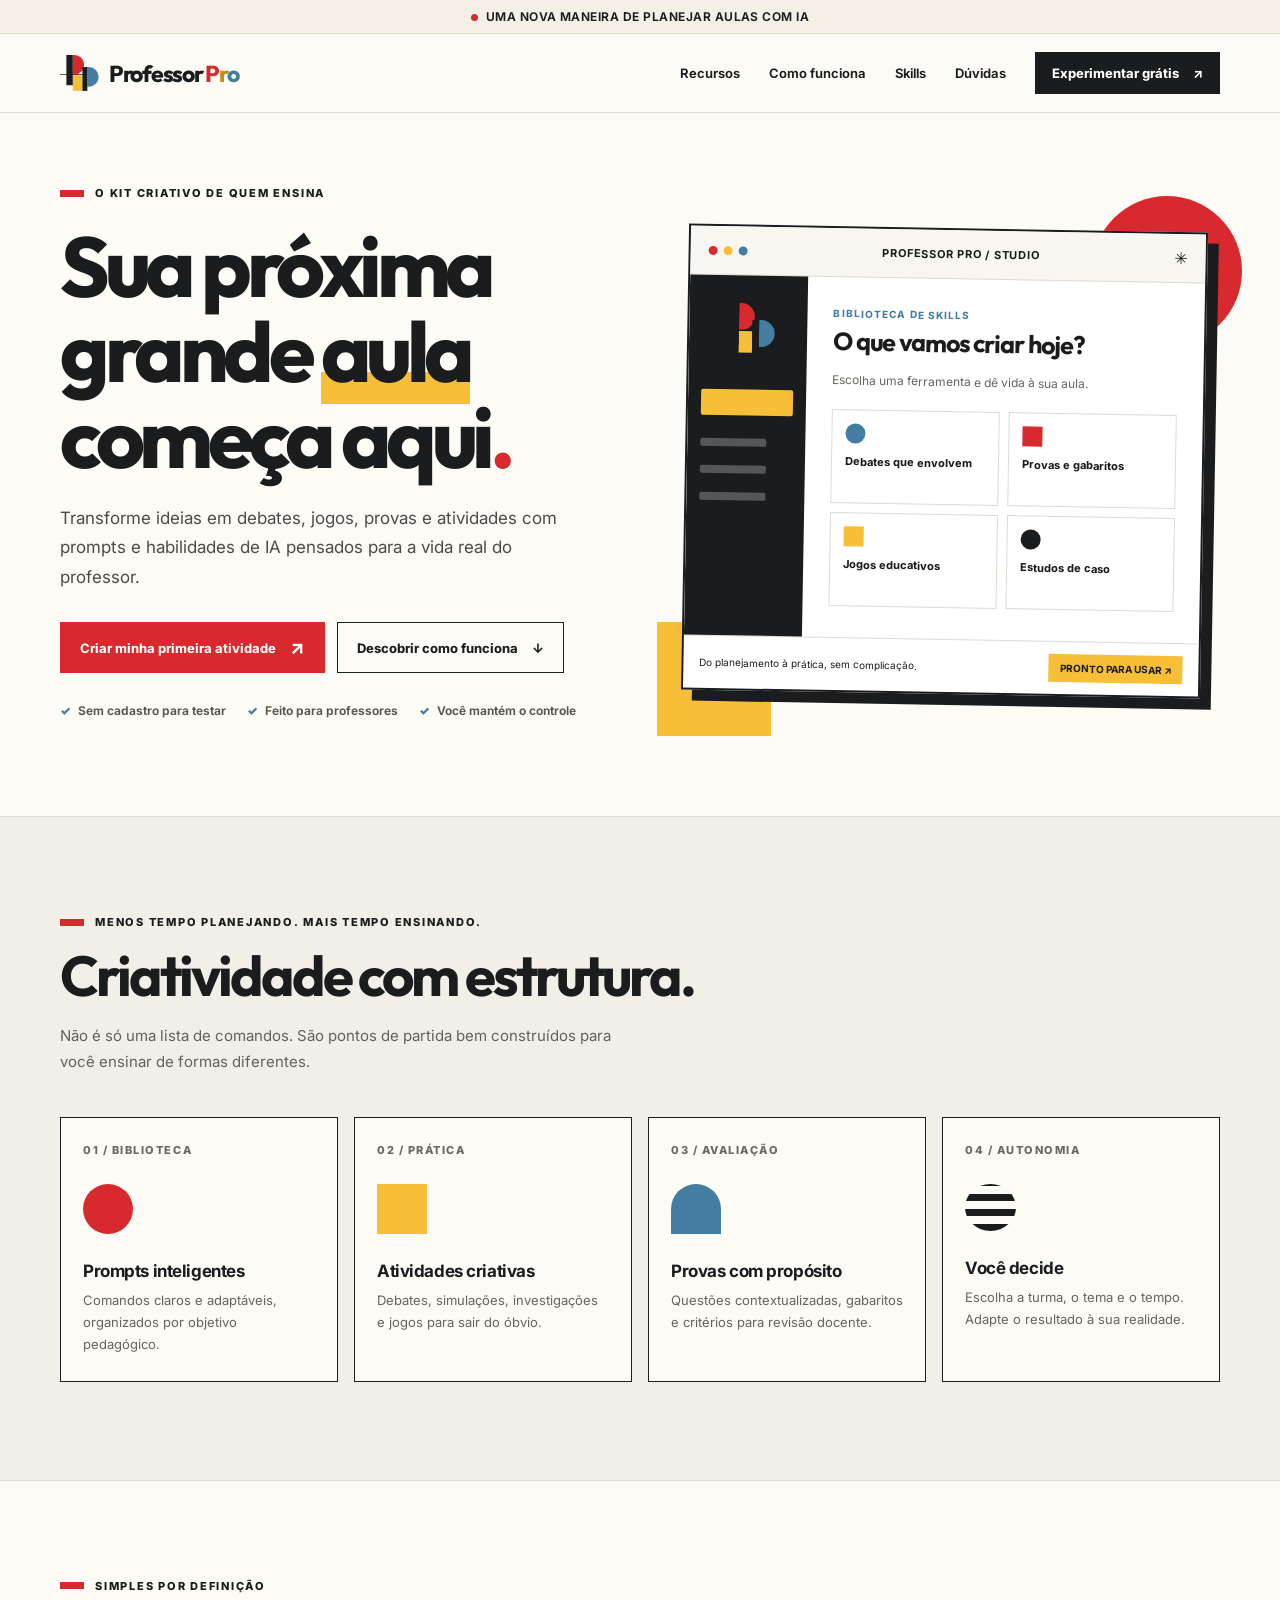
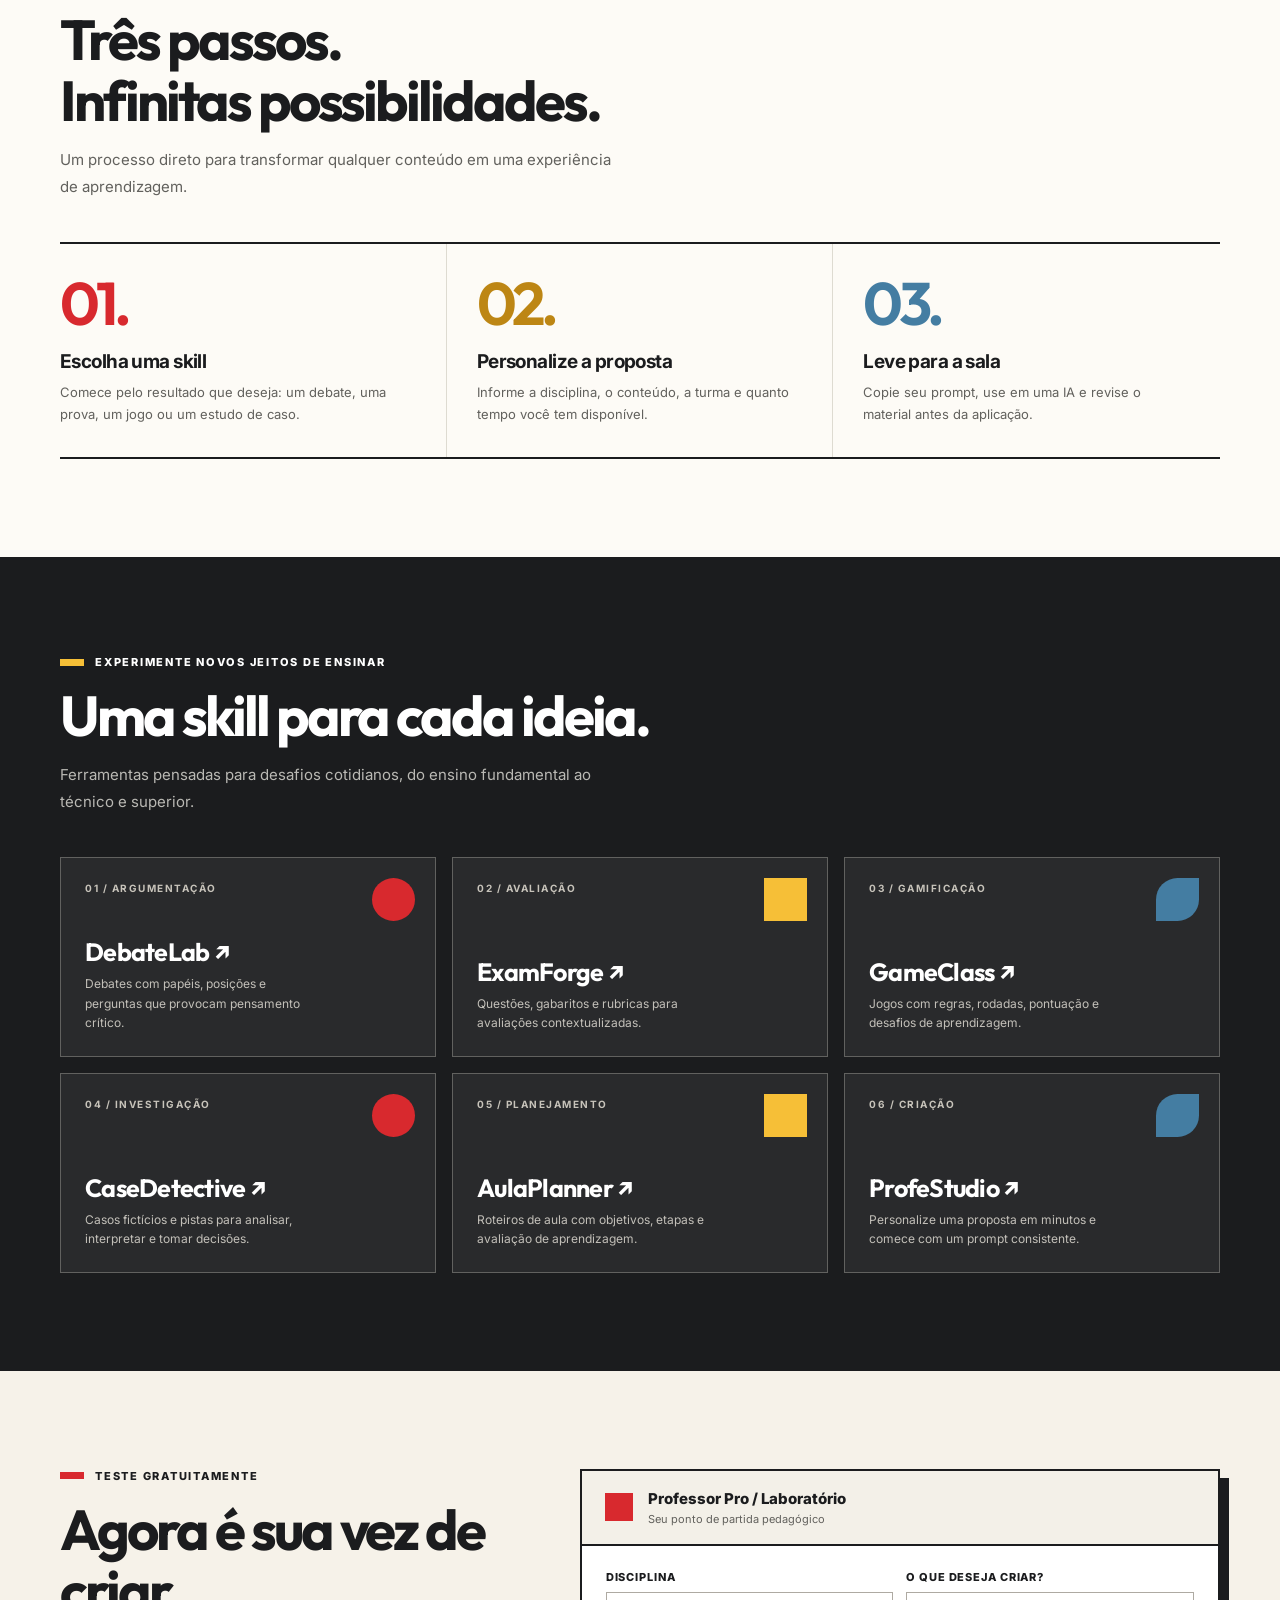
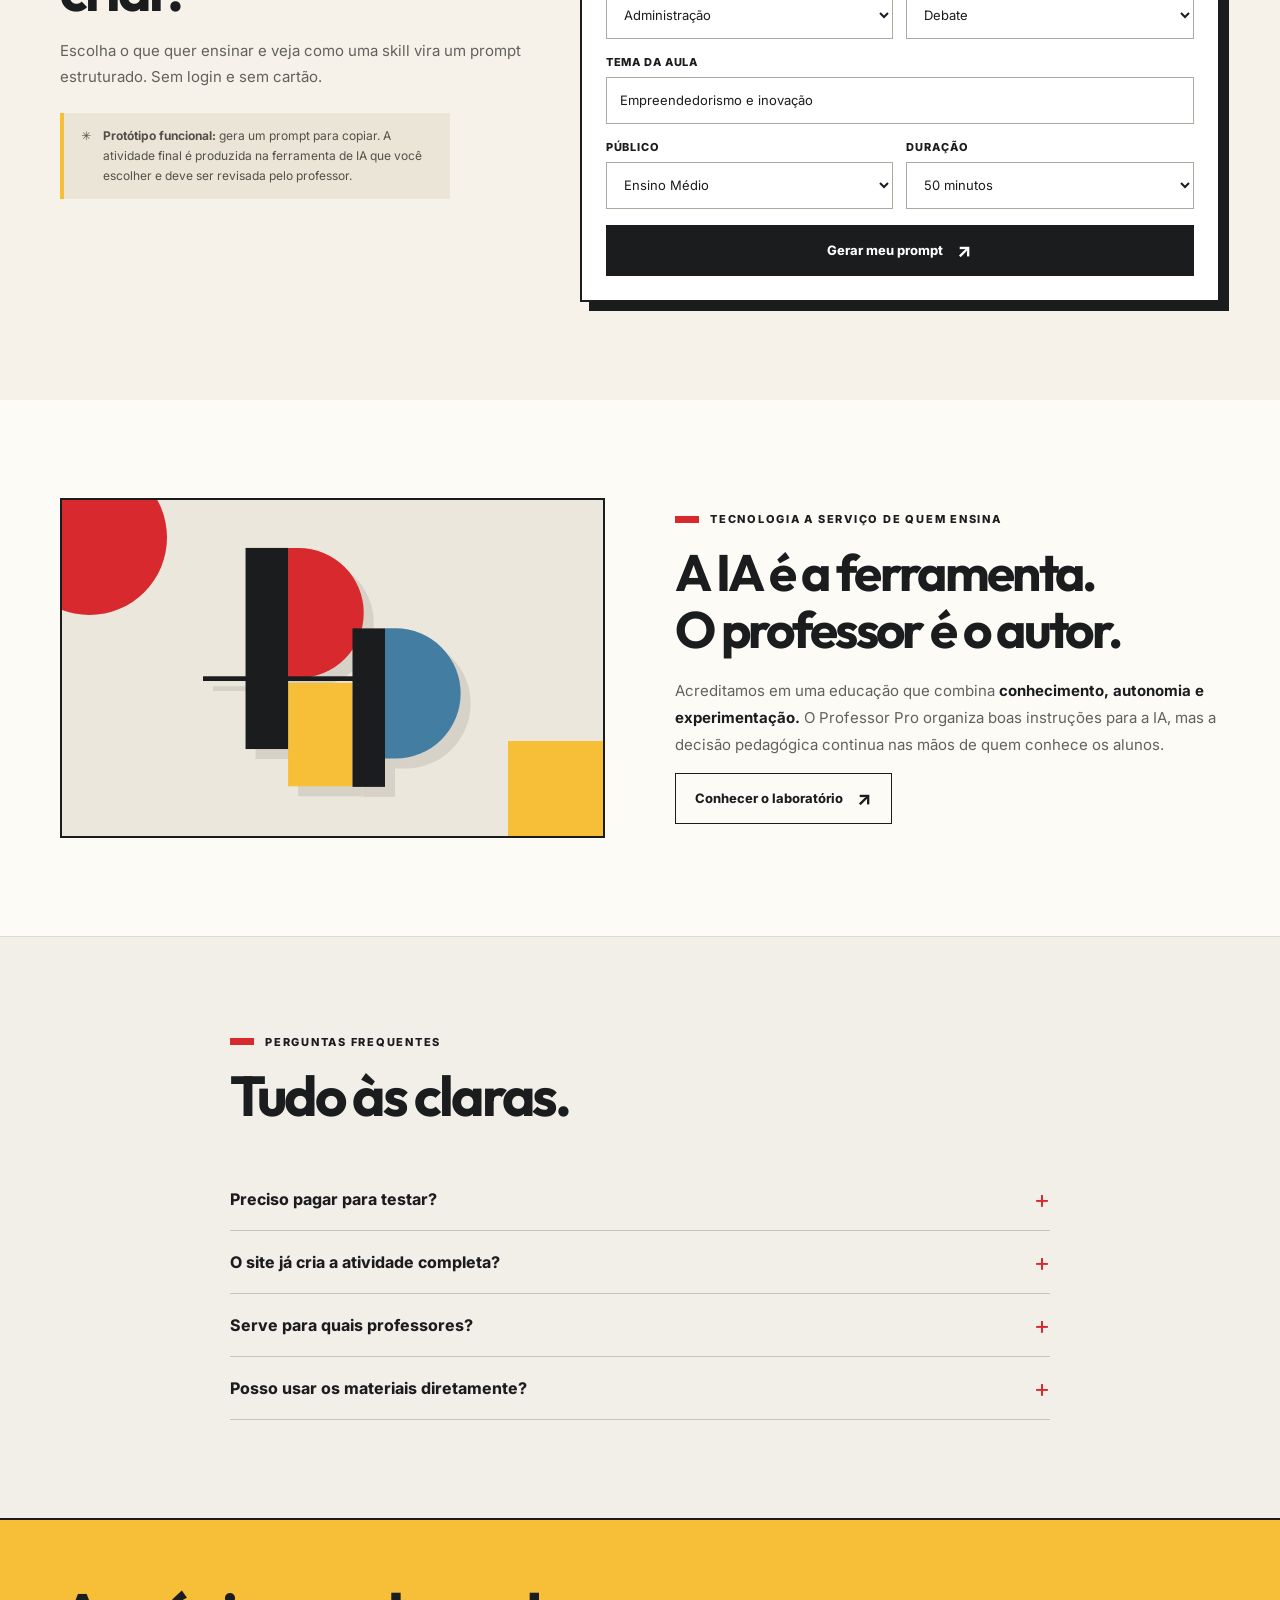
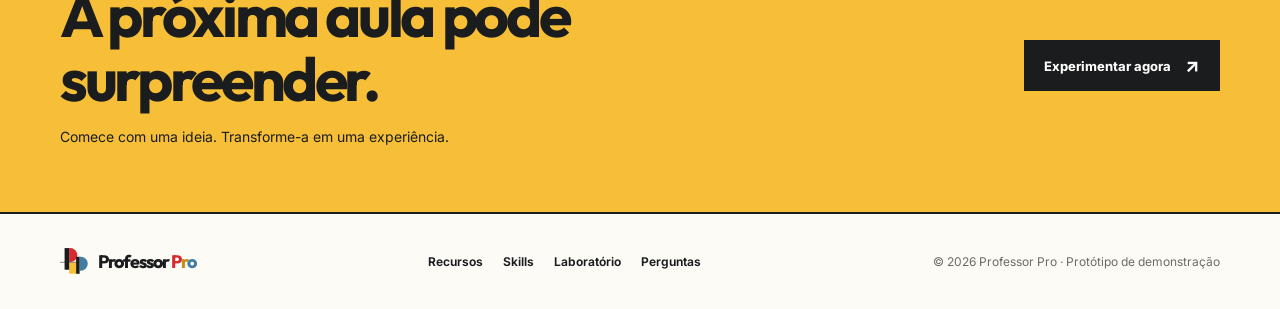
<file: index.html>
<!doctype html>
<html lang="pt-BR">
<head>
  <meta charset="utf-8">
  <meta name="viewport" content="width=device-width, initial-scale=1">
  <meta name="theme-color" content="#fdfbf6">
  <meta name="description" content="Professor Pro: skills e prompts prontos para professores criarem aulas, debates, provas, jogos e atividades com inteligência artificial.">
  <meta property="og:title" content="Professor Pro — Suas melhores aulas começam aqui">
  <meta property="og:description" content="Skills pedagógicas, prompts prontos e ideias que viram aula. Experimente gratuitamente o gerador de prompts.">
  <meta property="og:type" content="website">
  <link rel="icon" type="image/svg+xml" href="./assets/logo.svg">
  <link rel="preconnect" href="https://fonts.googleapis.com">
  <link rel="preconnect" href="https://fonts.gstatic.com" crossorigin>
  <link href="https://fonts.googleapis.com/css2?family=Inter:wght@400;500;600;650;700;750;800&family=Outfit:wght@400;500;600;700;800&display=swap" rel="stylesheet">
  <link rel="stylesheet" href="./assets/styles.css">
  <script defer src="./assets/app.js"></script>
  <title>Professor Pro | Mais criatividade, menos preparação</title>
</head>
<body>
  <a class="skip" href="#conteudo">Ir para o conteúdo</a>
  <div class="announcement"><span class="dot" aria-hidden="true"></span>UMA NOVA MANEIRA DE PLANEJAR AULAS COM IA</div>
  <header class="site-header">
    <div class="wrap nav">
      <a class="brand" href="#inicio" aria-label="Professor Pro — início">
        <img class="brand-icon" src="./assets/logo.svg" width="39" height="43" alt="">
        <span>Professor <span class="b-red">P</span><span class="b-yellow">r</span><span class="b-blue">o</span></span>
      </a>
      <button class="menu-toggle" aria-label="Abrir menu" aria-controls="main-menu" aria-expanded="false">☰</button>
      <nav class="menu" id="main-menu" aria-label="Menu principal">
        <a href="#recursos">Recursos</a>
        <a href="#como-funciona">Como funciona</a>
        <a href="#skills">Skills</a>
        <a href="#perguntas">Dúvidas</a>
        <a class="btn btn-small" href="#laboratorio">Experimentar grátis <span aria-hidden="true">↗</span></a>
      </nav>
    </div>
  </header>

  <main id="conteudo">
    <section class="hero wrap" id="inicio" aria-labelledby="hero-title">
      <div>
        <div class="eyebrow">O KIT CRIATIVO DE QUEM ENSINA</div>
        <h1 id="hero-title">Sua próxima grande <span class="highlight">aula</span> começa aqui<span style="color:var(--red)">.</span></h1>
        <p class="lead">Transforme ideias em debates, jogos, provas e atividades com prompts e habilidades de IA pensados para a vida real do professor.</p>
        <div class="hero-actions">
          <a class="btn btn-red" href="#laboratorio">Criar minha primeira atividade <span class="arrow" aria-hidden="true">↗</span></a>
          <a class="btn btn-outline" href="#como-funciona">Descobrir como funciona <span aria-hidden="true">↓</span></a>
        </div>
        <div class="hero-points"><span>Sem cadastro para testar</span><span>Feito para professores</span><span>Você mantém o controle</span></div>
      </div>
      <div class="hero-graphic" aria-label="Ilustração de um painel de ferramentas pedagógicas">
        <div class="preview">
          <div class="preview-top"><div class="dots" aria-hidden="true"><i></i><i></i><i></i></div><small>PROFESSOR PRO / STUDIO</small><span aria-hidden="true">✳</span></div>
          <div class="preview-body">
            <div class="preview-sidebar" aria-hidden="true">
              <img src="./assets/logo.svg" alt="">
              <div class="side-line active"></div><div class="side-line"></div><div class="side-line"></div><div class="side-line"></div>
            </div>
            <div class="preview-content">
              <div class="preview-eyebrow">BIBLIOTECA DE SKILLS</div>
              <h3>O que vamos criar hoje?</h3>
              <div class="preview-desc">Escolha uma ferramenta e dê vida à sua aula.</div>
              <div class="preview-choices">
                <div class="preview-choice">Debates que envolvem</div>
                <div class="preview-choice">Provas e gabaritos</div>
                <div class="preview-choice">Jogos educativos</div>
                <div class="preview-choice">Estudos de caso</div>
              </div>
            </div>
          </div>
          <div class="preview-footer"><span>Do planejamento à prática, sem complicação.</span><strong>PRONTO PARA USAR ↗</strong></div>
        </div>
      </div>
    </section>

    <section class="section features-section" id="recursos" aria-labelledby="recursos-title">
      <div class="wrap">
        <div class="section-heading"><div class="kicker">MENOS TEMPO PLANEJANDO. MAIS TEMPO ENSINANDO.</div><h2 id="recursos-title">Criatividade com estrutura.</h2><p>Não é só uma lista de comandos. São pontos de partida bem construídos para você ensinar de formas diferentes.</p></div>
        <div class="features-grid">
          <article class="feature-card"><div class="feature-number">01 / BIBLIOTECA</div><div class="shape" aria-hidden="true"></div><h3>Prompts inteligentes</h3><p>Comandos claros e adaptáveis, organizados por objetivo pedagógico.</p></article>
          <article class="feature-card"><div class="feature-number">02 / PRÁTICA</div><div class="shape square" aria-hidden="true"></div><h3>Atividades criativas</h3><p>Debates, simulações, investigações e jogos para sair do óbvio.</p></article>
          <article class="feature-card"><div class="feature-number">03 / AVALIAÇÃO</div><div class="shape half" aria-hidden="true"></div><h3>Provas com propósito</h3><p>Questões contextualizadas, gabaritos e critérios para revisão docente.</p></article>
          <article class="feature-card"><div class="feature-number">04 / AUTONOMIA</div><div class="shape lines" aria-hidden="true"></div><h3>Você decide</h3><p>Escolha a turma, o tema e o tempo. Adapte o resultado à sua realidade.</p></article>
        </div>
      </div>
    </section>

    <section class="section wrap" id="como-funciona" aria-labelledby="como-title">
      <div class="section-heading"><div class="kicker">SIMPLES POR DEFINIÇÃO</div><h2 id="como-title">Três passos.<br>Infinitas possibilidades.</h2><p>Um processo direto para transformar qualquer conteúdo em uma experiência de aprendizagem.</p></div>
      <div class="steps">
        <article class="step"><div class="step-num">01.</div><h3>Escolha uma skill</h3><p>Comece pelo resultado que deseja: um debate, uma prova, um jogo ou um estudo de caso.</p></article>
        <article class="step"><div class="step-num">02.</div><h3>Personalize a proposta</h3><p>Informe a disciplina, o conteúdo, a turma e quanto tempo você tem disponível.</p></article>
        <article class="step"><div class="step-num">03.</div><h3>Leve para a sala</h3><p>Copie seu prompt, use em uma IA e revise o material antes da aplicação.</p></article>
      </div>
    </section>

    <section class="section catalog" id="skills" aria-labelledby="skills-title">
      <div class="wrap">
        <div class="section-heading"><div class="kicker">EXPERIMENTE NOVOS JEITOS DE ENSINAR</div><h2 id="skills-title">Uma skill para cada ideia.</h2><p>Ferramentas pensadas para desafios cotidianos, do ensino fundamental ao técnico e superior.</p></div>
        <div class="catalog-grid">
          <a href="#laboratorio" class="skill-card"><span class="chip">01 / ARGUMENTAÇÃO</span><span class="skill-shape" aria-hidden="true"></span><div><h3>DebateLab ↗</h3><p>Debates com papéis, posições e perguntas que provocam pensamento crítico.</p></div></a>
          <a href="#laboratorio" class="skill-card"><span class="chip">02 / AVALIAÇÃO</span><span class="skill-shape" aria-hidden="true"></span><div><h3>ExamForge ↗</h3><p>Questões, gabaritos e rubricas para avaliações contextualizadas.</p></div></a>
          <a href="#laboratorio" class="skill-card"><span class="chip">03 / GAMIFICAÇÃO</span><span class="skill-shape" aria-hidden="true"></span><div><h3>GameClass ↗</h3><p>Jogos com regras, rodadas, pontuação e desafios de aprendizagem.</p></div></a>
          <a href="#laboratorio" class="skill-card"><span class="chip">04 / INVESTIGAÇÃO</span><span class="skill-shape" aria-hidden="true"></span><div><h3>CaseDetective ↗</h3><p>Casos fictícios e pistas para analisar, interpretar e tomar decisões.</p></div></a>
          <a href="#laboratorio" class="skill-card"><span class="chip">05 / PLANEJAMENTO</span><span class="skill-shape" aria-hidden="true"></span><div><h3>AulaPlanner ↗</h3><p>Roteiros de aula com objetivos, etapas e avaliação de aprendizagem.</p></div></a>
          <a href="#laboratorio" class="skill-card"><span class="chip">06 / CRIAÇÃO</span><span class="skill-shape" aria-hidden="true"></span><div><h3>ProfeStudio ↗</h3><p>Personalize uma proposta em minutos e comece com um prompt consistente.</p></div></a>
        </div>
      </div>
    </section>

    <section class="section lab-section" id="laboratorio" aria-labelledby="laboratorio-title">
      <div class="wrap lab-grid">
        <div class="lab-intro">
          <div class="section-heading"><div class="kicker">TESTE GRATUITAMENTE</div><h2 id="laboratorio-title">Agora é sua vez de criar.</h2><p>Escolha o que quer ensinar e veja como uma skill vira um prompt estruturado. Sem login e sem cartão.</p></div>
          <div class="note"><span aria-hidden="true">✳</span><span><strong>Protótipo funcional:</strong> gera um prompt para copiar. A atividade final é produzida na ferramenta de IA que você escolher e deve ser revisada pelo professor.</span></div>
        </div>
        <div class="lab">
          <div class="lab-head"><span class="cube" aria-hidden="true"></span><div><h3>Professor Pro / Laboratório</h3><small>Seu ponto de partida pedagógico</small></div></div>
          <form id="prompt-form" class="form-body">
            <div class="field-row">
              <div class="field"><label for="disciplina">Disciplina</label><select id="disciplina" name="disciplina"><option>Administração</option><option>Contabilidade</option><option>Economia</option><option>Direito Digital</option><option>Matemática</option><option>História</option><option>Geografia</option><option>Ciências</option><option>Língua Portuguesa</option><option>Outra disciplina</option></select></div>
              <div class="field"><label for="tipo">O que deseja criar?</label><select id="tipo" name="tipo"><option value="debate">Debate</option><option value="caso">Estudo de caso</option><option value="jogo">Jogo didático</option><option value="prova">Prova</option><option value="plano">Plano de aula</option></select></div>
            </div>
            <div class="field"><label for="tema">Tema da aula</label><input id="tema" name="tema" type="text" placeholder="Ex.: Empreendedorismo e inovação" value="Empreendedorismo e inovação" maxlength="180" required></div>
            <div class="field-row">
              <div class="field"><label for="turma">Público</label><select id="turma" name="turma"><option>Ensino Médio</option><option>Ensino Fundamental</option><option>Ensino Técnico</option><option>Ensino Superior</option></select></div>
              <div class="field"><label for="tempo">Duração</label><select id="tempo" name="tempo"><option value="30">30 minutos</option><option value="50" selected>50 minutos</option><option value="90">90 minutos</option><option value="120">120 minutos</option></select></div>
            </div>
            <button class="btn" type="submit">Gerar meu prompt <span class="arrow" aria-hidden="true">↗</span></button>
          </form>
          <div class="result" id="result" aria-live="polite"><div class="result-head"><strong>Seu prompt está pronto</strong><button class="copy-btn" id="copy-prompt" type="button">Copiar prompt ↗</button></div><pre id="prompt-output" tabindex="0"></pre><p class="result-status" id="result-status"></p></div>
        </div>
      </div>
    </section>

    <section class="section wrap" aria-labelledby="visao-title">
      <div class="belief">
        <div class="belief-mark"><img src="./assets/logo.svg" alt="Símbolo geométrico do Professor Pro"></div>
        <div class="belief-copy"><div class="kicker">TECNOLOGIA A SERVIÇO DE QUEM ENSINA</div><h2 id="visao-title">A IA é a ferramenta.<br>O professor é o autor.</h2><p>Acreditamos em uma educação que combina <strong>conhecimento, autonomia e experimentação.</strong> O Professor Pro organiza boas instruções para a IA, mas a decisão pedagógica continua nas mãos de quem conhece os alunos.</p><a class="btn btn-outline" href="#laboratorio">Conhecer o laboratório <span class="arrow" aria-hidden="true">↗</span></a></div>
      </div>
    </section>

    <section class="section faq" id="perguntas" aria-labelledby="perguntas-title">
      <div class="wrap faq-wrap"><div class="section-heading"><div class="kicker">PERGUNTAS FREQUENTES</div><h2 id="perguntas-title">Tudo às claras.</h2></div>
        <details class="faq-row"><summary>Preciso pagar para testar?</summary><p>Não. O laboratório demonstrativo desta página é gratuito, sem cadastro, e cria prompts estruturados para você utilizar em outra ferramenta de IA.</p></details>
        <details class="faq-row"><summary>O site já cria a atividade completa?</summary><p>Esta primeira versão gera o prompt, não executa um modelo de IA. Copie o resultado e cole no ChatGPT, Gemini, Claude ou outra ferramenta de sua preferência. A execução integrada poderá fazer parte de versões futuras.</p></details>
        <details class="faq-row"><summary>Serve para quais professores?</summary><p>Para docentes de diferentes áreas e etapas de ensino, incluindo ensino fundamental, médio, técnico e superior. As sugestões precisam ser adaptadas à turma e ao currículo.</p></details>
        <details class="faq-row"><summary>Posso usar os materiais diretamente?</summary><p>Revise sempre a adequação à faixa etária, a precisão das informações, o currículo e a acessibilidade. A IA pode errar; a responsabilidade pela aplicação permanece com o professor.</p></details>
      </div>
    </section>

    <section class="cta-band" aria-labelledby="cta-title"><div class="wrap cta-row"><div><h2 id="cta-title">A próxima aula pode surpreender.</h2><p>Comece com uma ideia. Transforme-a em uma experiência.</p></div><a href="#laboratorio" class="btn">Experimentar agora <span class="arrow" aria-hidden="true">↗</span></a></div></section>
  </main>
  <footer class="footer"><div class="wrap footer-row"><a class="brand" href="#inicio"><img class="brand-icon" src="./assets/logo.svg" width="28" height="33" alt=""><span>Professor <span class="b-red">P</span><span class="b-yellow">r</span><span class="b-blue">o</span></span></a><nav aria-label="Links do rodapé" class="footer-nav"><a href="#recursos">Recursos</a><a href="#skills">Skills</a><a href="#laboratorio">Laboratório</a><a href="#perguntas">Perguntas</a></nav><small>© <span id="year">2026</span> Professor Pro · Protótipo de demonstração</small></div></footer>
  <script>document.getElementById('year').textContent=new Date().getFullYear()</script>
</body>
</html>
</file>
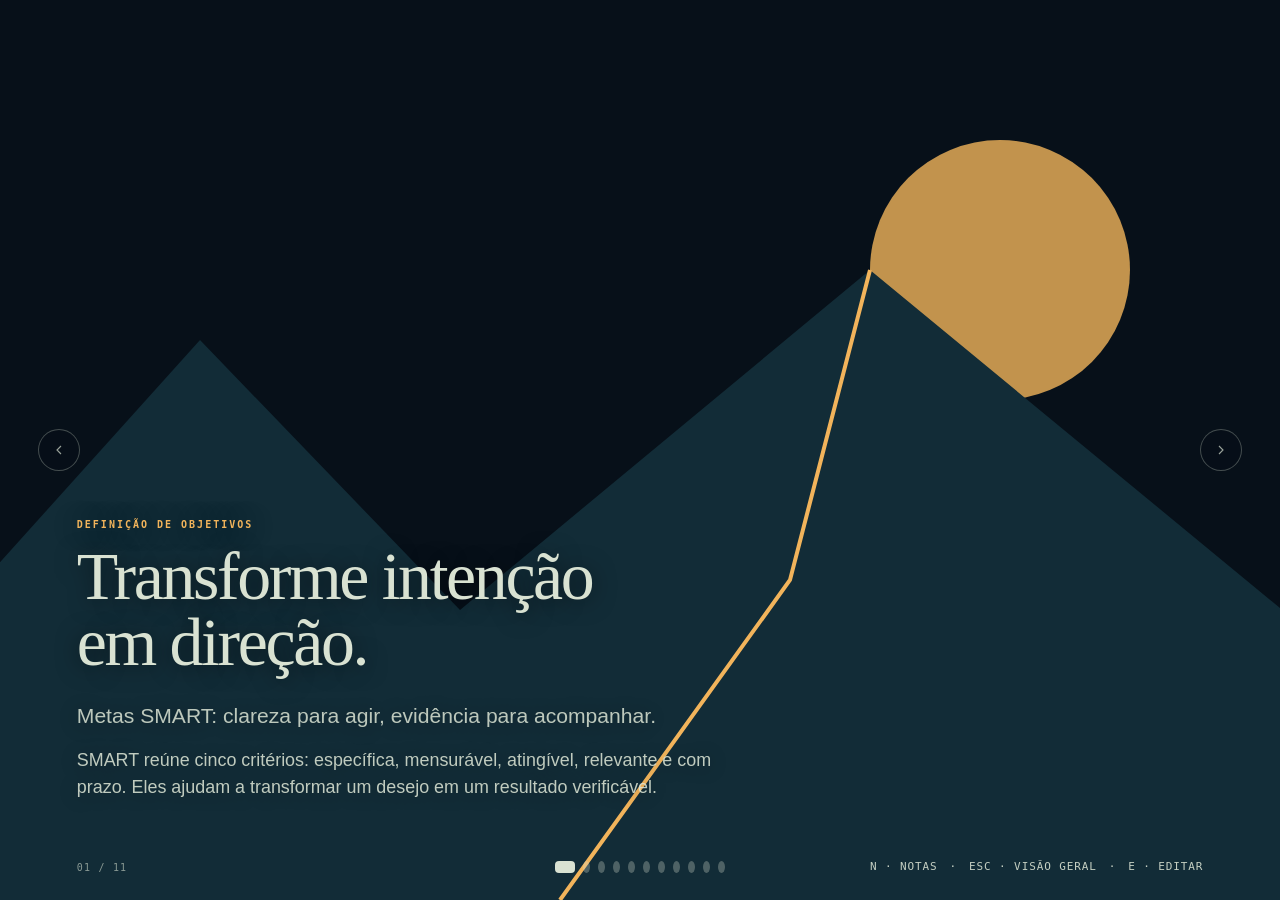
<file: objetivos-smart.html>
<!doctype html>
<html lang="pt-BR"><head><meta charset="utf-8"><meta name="viewport" content="width=device-width,initial-scale=1"><title>Objetivos SMART — da intenção à ação</title><style>
  /* ============ chrome: progress dots, page counter, arrows, overview/notes toggles ============ */
  #nav{position:fixed;left:0;right:0;bottom:3vh;display:flex;justify-content:center;gap:8px;z-index:20;pointer-events:none}
  #nav button{width:6px;height:6px;border-radius:50%;border:none;background:currentColor;opacity:.28;cursor:pointer;padding:0;color:var(--ink);pointer-events:auto;transition:opacity .2s,width .2s}
  #nav button.active{opacity:1;width:18px;border-radius:3px}
  body.on-dark #nav button{color:var(--paper)}
  #page-counter{position:fixed;left:6vw;bottom:3vh;font-family:var(--font-mono,ui-monospace,Menlo,monospace);font-size:11px;letter-spacing:.1em;opacity:.5;z-index:20;color:var(--ink)}
  body.on-dark #page-counter{color:var(--paper)}
  #controls{position:fixed;right:6vw;bottom:3vh;z-index:20;display:flex;gap:12px;align-items:center;font-family:var(--font-mono,ui-monospace,Menlo,monospace);font-size:11px;letter-spacing:.08em;text-transform:uppercase;opacity:.55;color:var(--ink)}
  body.on-dark #controls{color:var(--paper)}
  #controls button{all:unset;cursor:pointer}
  .arrow-btn{position:fixed;top:50%;transform:translateY(-50%);width:42px;height:42px;border-radius:50%;border:1px solid currentColor;opacity:.3;display:flex;align-items:center;justify-content:center;cursor:pointer;background:transparent;color:var(--ink);z-index:20;transition:opacity .2s}
  .arrow-btn svg{width:18px;height:18px;fill:none;stroke:currentColor;stroke-width:1.8}
  body.on-dark .arrow-btn{color:var(--paper)}
  .arrow-btn:hover{opacity:.85}
  #prev-btn{left:3vw}
  #next-btn{right:3vw}
  #overview{position:fixed;inset:0;background:rgba(10,10,10,.94);z-index:50;display:none;padding:6vh 6vw;overflow-y:auto}
  #overview.open{display:grid;grid-template-columns:repeat(auto-fit,minmax(200px,1fr));gap:22px;align-content:start}
  .ov-card{aspect-ratio:16/9;background:var(--paper);border-radius:4px;overflow:hidden;position:relative;cursor:pointer;border:2px solid transparent}
  .ov-card.current{border-color:var(--accent)}
  .ov-clone{width:1600px;height:900px;transform-origin:top left;pointer-events:none;position:absolute;top:0;left:0}
  .ov-label{position:absolute;left:8px;bottom:6px;font-family:ui-monospace,Menlo,monospace;font-size:10px;letter-spacing:.06em;color:#111;background:rgba(255,255,255,.8);padding:2px 6px;border-radius:2px;z-index:2}
  #notes-panel{position:fixed;top:0;right:0;bottom:0;width:340px;max-width:86vw;background:#111214;color:#f4f4f2;z-index:40;transform:translateX(100%);transition:transform .3s ease;padding:5vh 24px;overflow-y:auto;font-family:var(--font-body,Arial,sans-serif)}
  #notes-panel.open{transform:translateX(0)}
  #notes-panel h3{font-size:15px;font-weight:600;margin-bottom:2px}
  #notes-panel .notes-section{font-size:10px;text-transform:uppercase;letter-spacing:.14em;opacity:.5;margin-top:22px;margin-bottom:10px}
  #notes-panel ul{padding-left:1.1em;display:flex;flex-direction:column;gap:9px;font-size:13.5px;line-height:1.55}
  #notes-panel .notes-empty{opacity:.5;font-size:13px;margin-top:22px}

:root{--ink:#071019;--paper:#D9E2D2;--accent:#F2B45B;--mist:#8CB5B0;--font-display:Georgia,serif;--font-body:Arial,sans-serif;--font-mono:ui-monospace,monospace}*{box-sizing:border-box;margin:0;padding:0}html,body{width:100%;height:100%;overflow:hidden;background:var(--ink)}body{font-family:var(--font-body);color:var(--paper)}#deck{position:fixed;inset:0;display:flex;height:100vh;width:max-content;transition:transform .6s cubic-bezier(.65,0,.35,1);will-change:transform}.slide{width:100vw;height:100vh;flex:0 0 100vw;position:relative;overflow:hidden;background:var(--ink)}.scene-art,.scene-svg,.upper-world,.lower-world{position:absolute;inset:0;width:100%;height:100%}.upper-world{bottom:50%;height:50%}.lower-world{top:50%;height:50%}.caption{position:absolute;z-index:3;max-width:68vw;text-shadow:0 2px 22px rgba(0,0,0,.55)}.caption h1,.caption h2{font-family:var(--font-display);font-weight:400;letter-spacing:-.035em;text-wrap:balance}.caption h1{font-size:clamp(54px,7.6vw,122px);line-height:.92}.caption h2{font-size:clamp(42px,5.7vw,92px);line-height:.96}.eyebrow{display:block;font:700 10px/1 var(--font-mono);letter-spacing:.2em;text-transform:uppercase;color:var(--accent);margin-bottom:14px}.caption-bottom{left:6vw;bottom:9vh}.caption-left{left:6vw;top:17vh;max-width:42vw}.caption-right{right:6vw;top:20vh;text-align:right;max-width:40vw}.caption-center{left:50%;top:50%;transform:translate(-50%,-50%);text-align:center;max-width:74vw}.caption-small{left:8vw;bottom:12vh;max-width:34vw}.caption-top{left:6vw;top:8vh}.detail .scene-art{transform:scale(1.04)}.pause .scene-art{filter:saturate(.7)}.constellation .scene-svg{opacity:.95}.finale .scene-art{filter:brightness(1.08)}
  /* ============ stage and live page list ============
     #deck-stage holds the deck so the studio can scale it; slides marked
     [hidden] (inactive layout variants, deleted slides) leave the page list, and
     [data-skip] slides leave it too unless the studio is showing them. */
  #deck-stage{position:fixed;inset:0;overflow:hidden}
  #deck > .slide[hidden]{display:none!important}
  body:not(.deck-show-skipped) #deck > .slide[data-skip]{display:none!important}
  #deck-transition-layer{position:absolute;inset:0;z-index:30;pointer-events:none;overflow:hidden}
  #deck-transition-layer[hidden]{display:none}
  #deck-transition-layer i{position:absolute;top:0;bottom:0;background:var(--wipe,#111);transform-origin:50% 0}
  /* ============ end stage and live page list ============ */

.ui{position:fixed;z-index:20}.arrow-btn{top:50%;transform:translateY(-50%);width:42px;height:42px;border-radius:50%;display:grid;place-items:center}.prev{left:2vw}.next{right:2vw}.arrow-btn,.control-bar button{border:1px solid rgba(217,226,210,.42);background:rgba(7,16,25,.48);color:var(--paper);cursor:pointer}.arrow-btn svg,.control-bar svg{width:16px;height:16px;fill:none;stroke:currentColor;stroke-width:1.7}.control-bar{right:5vw;bottom:2vh;display:flex;gap:8px}.control-bar button{height:36px;padding:0 12px;font:10px var(--font-mono);letter-spacing:.08em;text-transform:uppercase}#nav{left:50%;bottom:3vh;transform:translateX(-50%);display:flex;gap:8px}#nav button{width:7px;height:7px;border:0;border-radius:50%;background:var(--paper);opacity:.3}#nav button.active{width:20px;border-radius:4px;opacity:1}#page-counter{left:6vw;bottom:3vh;font:10px var(--font-mono);letter-spacing:.12em;opacity:.6}#overview{position:fixed;inset:0;background:rgba(4,9,14,.96);z-index:50;display:none;padding:6vh 6vw;overflow:auto}#overview.open{display:grid;grid-template-columns:repeat(3,1fr);gap:20px;align-content:start}.ov-card{aspect-ratio:16/9;position:relative;overflow:hidden;border:2px solid transparent;background:var(--ink);cursor:pointer}.ov-card.current{border-color:var(--accent)}.ov-clone{width:1600px;height:900px;transform-origin:top left;pointer-events:none}.ov-label{position:absolute;left:8px;bottom:7px;background:var(--ink);padding:3px 6px;font:9px var(--font-mono)}#notes-panel{position:fixed;top:0;right:0;bottom:0;width:340px;max-width:86vw;background:#0a141c;z-index:40;transform:translateX(100%);transition:transform .3s;padding:6vh 26px;overflow:auto}#notes-panel.open{transform:translateX(0)}#notes-panel h3{font:400 23px/1.1 var(--font-display)}#notes-panel ul{padding-left:18px;display:grid;gap:10px;margin-top:20px;font-size:13px;line-height:1.5}@media(max-width:760px){#overview.open{grid-template-columns:1fr 1fr}.caption-left,.caption-right{left:8vw;right:auto;top:auto;bottom:13vh;text-align:left;max-width:72vw}.arrow-btn{display:none}.control-bar span{display:none}}@media print{body{overflow:visible}#deck{position:static;transform:none!important;width:auto;display:block}.slide{width:1920px;height:1080px;page-break-after:always}.ui,#overview,#notes-panel{display:none!important}}

  @media print{
    @page{size:1920px 1080px;margin:0}
    html,body{overflow:visible;height:auto}
    #deck{position:static;transform:none!important;width:auto;display:block;height:auto}
    .slide{width:1920px;height:1080px;margin:0;page-break-after:always;break-after:page}
    #nav,#controls,#page-counter,.arrow-btn,#overview,#notes-panel,#deck-transition-layer{display:none!important}
    #deck-stage{position:static!important;overflow:visible!important;transform:none!important}
    #deck > .slide[data-skip]{display:none!important}
  }
/* ============ deck studio: slide properties (see #deck-studio-config) ============ */
.slide.in-no-eyebrow .caption .eyebrow{display:none!important}
/* ============ end slide properties ============ */
</style><style id="deck-studio-style">
  /* ============ deck studio: the editing workspace (runtime only) ============
     Press E (or E · Edit) to open it. Kept in its own <style> so theme
     presets never recolour the editor itself. */
  :root{--st-top:52px;--st-rail-w:220px;--st-panel-w:316px;--st-bg:#fbfbfc;--st-fg:#18191c;--st-mute:#6b6e76;--st-line:#e3e4e8;--st-soft:#f1f2f5;--st-hover:#e9eaee;--st-accent:#2b5fff;--st-on-accent:#fff;--st-stage:#e6e7eb}
  body.st-dark{--st-bg:#1c1d20;--st-fg:#ececf0;--st-mute:#9a9ca4;--st-line:#2f3136;--st-soft:#25272b;--st-hover:#2d2f34;--st-stage:#121315}
  #studio-topbar,#studio-rail,#studio-panel{display:none}
  .st-ui{font:13px/1.4 -apple-system,BlinkMacSystemFont,"Segoe UI",Roboto,Arial,sans-serif;color:var(--st-fg);letter-spacing:0;text-transform:none}
  .st-ui *{box-sizing:border-box}
  .st-ui [hidden]{display:none!important}
  .st-ui button{font:inherit;color:inherit}
  body.studio{background:var(--st-stage)!important}
  body.studio #studio-topbar,body.studio #studio-rail,body.studio #studio-panel{display:flex}
  body.studio.st-collapsed #studio-rail,body.studio.st-collapsed #studio-panel{display:none}
  body.studio #nav,body.studio #controls,body.studio #page-counter,body.studio .arrow-btn{display:none!important}
  body.studio #deck-stage{inset:auto;width:100vw;height:100vh;transform-origin:0 0;border-radius:4px;box-shadow:0 12px 40px rgba(0,0,0,.18),0 0 0 1px rgba(0,0,0,.06)}
  body.studio #deck [data-edit-live]:hover{outline:1px dashed rgba(43,95,255,.75);outline-offset:3px}
  body.studio #deck [contenteditable="true"]{cursor:text}
  body.studio #deck [contenteditable="true"]:focus{outline:none}
  body.studio #deck img[data-edit-live]{cursor:pointer}
  body.studio #deck [data-st-selected]{outline:2px solid #2b5fff!important;outline-offset:3px}
  body.studio #deck > .slide[data-skip]::after{content:"";position:absolute;inset:0;background:repeating-linear-gradient(135deg,rgba(255,255,255,.0) 0 18px,rgba(255,255,255,.18) 18px 36px);pointer-events:none;z-index:90}

  #studio-topbar{position:fixed;left:0;right:0;top:0;height:var(--st-top);z-index:80;align-items:center;justify-content:space-between;gap:16px;padding:0 14px 0 16px;background:var(--st-bg);border-bottom:1px solid var(--st-line)}
  .st-brand{display:flex;align-items:center;gap:10px;min-width:0}
  .st-dot{width:10px;height:10px;border-radius:50%;background:var(--st-accent);box-shadow:0 0 0 4px rgba(43,95,255,.15);flex:none}
  .st-name{font-weight:650;white-space:nowrap}
  .st-count{color:var(--st-mute);font-variant-numeric:tabular-nums;white-space:nowrap}
  .st-actions{display:flex;align-items:center;gap:6px;min-width:0}
  .st-status{color:var(--st-mute);font-size:12px;margin-right:6px;white-space:nowrap;overflow:hidden;text-overflow:ellipsis;max-width:28vw}
  .st-btn{display:inline-flex;align-items:center;gap:6px;height:32px;padding:0 11px;border-radius:8px;border:1px solid var(--st-line);background:var(--st-bg);cursor:pointer;white-space:nowrap}
  .st-btn:hover{background:var(--st-hover)}
  .st-btn:disabled{opacity:.4;cursor:default}
  .st-btn svg{width:16px;height:16px;fill:none;stroke:currentColor;stroke-width:1.8;stroke-linecap:round;stroke-linejoin:round;flex:none}
  .st-icon{width:32px;padding:0;justify-content:center}
  .st-primary{background:var(--st-accent);border-color:var(--st-accent);color:var(--st-on-accent)}
  .st-primary:hover{background:#1f4fe6}
  .st-sep{width:1px;height:22px;background:var(--st-line);margin:0 4px}
  .st-menu{position:relative}
  .st-menu-list{position:absolute;right:0;top:38px;min-width:200px;width:max-content;padding:6px;border-radius:10px;background:var(--st-bg);border:1px solid var(--st-line);box-shadow:0 12px 30px rgba(0,0,0,.16);display:none;z-index:85}
  .st-menu.open .st-menu-list{display:block}
  .st-menu-list button{display:flex;width:100%;justify-content:space-between;align-items:center;gap:12px;padding:8px 10px;border:0;border-radius:7px;background:none;cursor:pointer;text-align:left}
  .st-menu-list button:hover{background:var(--st-hover)}
  .st-menu-note{margin:2px 4px 6px;padding:6px 8px;border-radius:7px;background:var(--st-hover);font-size:11px;line-height:1.4;color:var(--st-mute);white-space:nowrap}
  .st-menu.st-off .st-menu-list button{opacity:.45;cursor:not-allowed}
  .st-menu-list kbd{font-family:inherit;font-size:11px;line-height:1;color:var(--st-mute);white-space:nowrap}

  #studio-rail{position:fixed;left:0;top:var(--st-top);bottom:0;width:var(--st-rail-w);z-index:70;flex-direction:column;background:var(--st-bg);border-right:1px solid var(--st-line)}
  .st-head{display:flex;justify-content:space-between;align-items:center;padding:12px 14px 8px;font-weight:650}
  .st-head span+span{color:var(--st-mute);font-weight:500}
  #st-rail-list{flex:1;overflow-y:auto;padding:4px 10px 16px}
  .st-slide{position:relative;display:grid;grid-template-columns:20px 1fr;gap:6px;align-items:start;padding:6px 4px;border-radius:8px;cursor:pointer}
  .st-slide:hover{background:var(--st-soft)}
  .st-slide .st-num{font-size:11px;color:var(--st-mute);text-align:right;padding-top:2px;font-variant-numeric:tabular-nums}
  .st-thumb{position:relative;aspect-ratio:16/9;border-radius:5px;overflow:hidden;background:#ddd;box-shadow:0 0 0 1px var(--st-line)}
  .st-slide.current .st-thumb{box-shadow:0 0 0 2px var(--st-accent)}
  .st-slide.skipped .st-thumb{opacity:.38}
  .st-slide.skipped .st-num{text-decoration:line-through}
  .st-thumb-clone{position:absolute!important;left:0;top:0;transform-origin:0 0;pointer-events:none}
  .st-tools{position:absolute;right:8px;top:10px;display:none;gap:4px}
  .st-slide:hover .st-tools{display:flex}
  .st-tools button{width:24px;height:24px;border-radius:6px;border:0;background:rgba(17,18,20,.72);color:#fff;display:flex;align-items:center;justify-content:center;cursor:pointer}
  .st-tools button:hover{background:#111214}
  .st-tools svg{width:13px;height:13px;fill:none;stroke:currentColor;stroke-width:2;stroke-linecap:round;stroke-linejoin:round}
  .st-slide.drop-before::before,.st-slide.drop-after::after{content:"";position:absolute;left:24px;right:4px;height:3px;border-radius:2px;background:var(--st-accent)}
  .st-slide.drop-before::before{top:-2px}
  .st-slide.drop-after::after{bottom:-2px}
  .st-slide.dragging{opacity:.4}

  #studio-panel{position:fixed;right:0;top:var(--st-top);bottom:0;width:var(--st-panel-w);z-index:70;flex-direction:column;background:var(--st-bg);border-left:1px solid var(--st-line);overflow-y:auto}
  #st-panel-body{padding:4px 16px 24px}
  .st-sec{padding:14px 0;border-bottom:1px solid var(--st-line)}
  .st-sec:last-child{border-bottom:0}
  .st-sec-h{display:flex;justify-content:space-between;align-items:baseline;gap:8px;font-weight:650;margin-bottom:10px}
  .st-sec-h small{font-weight:500;color:var(--st-mute);overflow:hidden;text-overflow:ellipsis;white-space:nowrap}
  .st-field{display:grid;gap:6px;margin:10px 0}
  .st-field>span,.st-label{font-size:12px;color:var(--st-mute)}
  .st-row{grid-template-columns:1fr auto;align-items:center}
  .st-ui select,.st-ui input[type="text"],.st-ui textarea{width:100%;font:inherit;color:var(--st-fg);background:var(--st-soft);border:1px solid var(--st-line);border-radius:8px;padding:7px 9px}
  .st-ui textarea{resize:vertical;min-height:96px;line-height:1.45}
  .st-seg{display:flex;flex-wrap:wrap;gap:4px;padding:3px;border-radius:9px;background:var(--st-soft)}
  .st-seg button{flex:1 1 auto;min-width:0;height:28px;padding:0 8px;border:0;border-radius:7px;background:none;cursor:pointer;white-space:nowrap}
  .st-seg button[aria-pressed="true"]{background:var(--st-bg);box-shadow:0 1px 3px rgba(0,0,0,.12);font-weight:600}
  .st-seg svg{width:15px;height:15px;fill:none;stroke:currentColor;stroke-width:1.9;stroke-linecap:round;stroke-linejoin:round;vertical-align:-3px}
  .st-swatches{display:flex;flex-wrap:wrap;gap:7px;align-items:center}
  .st-swatches button{width:24px;height:24px;border-radius:50%;border:1px solid rgba(0,0,0,.14);cursor:pointer;padding:0;position:relative}
  .st-swatches button[aria-pressed="true"]{box-shadow:0 0 0 2px var(--st-bg),0 0 0 4px var(--st-accent)}
  .st-swatches .st-none{background:linear-gradient(135deg,#fff 45%,#e5484d 45% 55%,#fff 55%)}
  .st-swatches input[type="color"]{width:28px;height:28px;padding:0;border:0;background:none;cursor:pointer}
  .st-toggle{position:relative;width:38px;height:22px;border-radius:11px;border:0;background:#c9cbd1;cursor:pointer;padding:0}
  .st-toggle::after{content:"";position:absolute;left:3px;top:3px;width:16px;height:16px;border-radius:50%;background:#fff;transition:transform .15s}
  .st-toggle[aria-pressed="true"]{background:var(--st-accent)}
  .st-toggle[aria-pressed="true"]::after{transform:translateX(16px)}
  .st-variants{display:grid;grid-template-columns:repeat(2,1fr);gap:8px}
  .st-variants button{display:grid;gap:4px;padding:4px;border:1px solid var(--st-line);border-radius:8px;background:var(--st-bg);cursor:pointer;text-align:left}
  .st-variants button[aria-pressed="true"]{border-color:var(--st-accent);box-shadow:0 0 0 1px var(--st-accent)}
  .st-variants .st-thumb{width:100%}
  .st-variants span{font-size:11px;color:var(--st-mute);padding:0 2px}
  .st-step{display:grid;grid-template-columns:32px 1fr 32px;gap:6px;align-items:center}
  .st-step button{height:30px;border-radius:7px;border:1px solid var(--st-line);background:var(--st-bg);cursor:pointer}
  .st-step output{text-align:center;font-variant-numeric:tabular-nums}
  .st-ui input[type="range"]{width:100%;accent-color:var(--st-accent)}
  .st-grid9{display:grid;grid-template-columns:repeat(3,28px);gap:4px}
  .st-grid9 button{width:28px;height:28px;border-radius:6px;border:1px solid var(--st-line);background:var(--st-soft);cursor:pointer;position:relative}
  .st-grid9 button::after{content:"";position:absolute;left:50%;top:50%;width:6px;height:6px;margin:-3px 0 0 -3px;border-radius:50%;background:var(--st-mute)}
  .st-grid9 button[aria-pressed="true"]{border-color:var(--st-accent);background:rgba(43,95,255,.12)}
  .st-grid9 button[aria-pressed="true"]::after{background:var(--st-accent)}
  .st-actions-row{display:flex;flex-wrap:wrap;gap:8px;margin-top:12px}
  .st-actions-row .st-btn{height:30px}
  .st-danger{color:#d93036}
  .st-hint{color:var(--st-mute);font-size:12.5px;line-height:1.5}
  .st-resize{position:absolute;top:0;bottom:0;width:6px;cursor:col-resize;z-index:2}
  #studio-rail .st-resize{right:-3px}
  #studio-panel .st-resize{left:-3px}
  body.st-resizing,body.st-resizing *{cursor:col-resize!important;user-select:none!important}
  #deck-export-dialog{max-width:540px;border:none;border-radius:14px;padding:22px 24px;font:14px/1.55 -apple-system,"Segoe UI",Arial,sans-serif;color:#16171a;background:#fff}
  #deck-export-dialog::backdrop{background:rgba(10,10,10,.55)}
  #deck-export-dialog h3{font-size:17px;margin-bottom:6px}
  #deck-export-dialog ol{padding-left:1.2em;display:grid;gap:8px;margin:12px 0 16px}
  #deck-export-dialog code{font:12px ui-monospace,Menlo,Consolas,monospace;background:#f1f1ef;padding:1px 5px;border-radius:4px}
  #deck-export-dialog button{font:inherit;padding:6px 14px;border-radius:8px;border:1px solid #ccc;background:#fafafa;cursor:pointer}
  @media print{#studio-topbar,#studio-rail,#studio-panel,#deck-export-dialog{display:none!important}}
</style>
<style>.summary{font-size:clamp(17px,1.65vw,28px);line-height:1.45;margin-top:26px;max-width:650px;color:var(--paper);opacity:.86}.caption-bottom{max-width:75vw}.caption-left,.caption-right{max-width:43vw}.sources{display:grid;gap:16px;margin-top:28px;font-size:clamp(14px,1.25vw,20px)}.sources a{color:var(--accent);text-underline-offset:5px}.sources small{font-size:12px;opacity:.6}@media(max-width:760px){.caption h2{font-size:clamp(34px,7vw,54px)}.caption{max-width:76vw}.summary{font-size:17px}.scene-svg{opacity:.35}} </style><style>@media(max-width:760px){#controls{top:18px;bottom:auto;left:6vw;right:6vw;justify-content:space-between;font-size:9px;opacity:.85}#page-counter{bottom:6vh}#nav{bottom:3vh}.caption-bottom{bottom:13vh}}</style><style>#controls,#page-counter{color:var(--paper)!important}#controls{opacity:.9}#notes-panel.open{padding-top:85px}#notes-panel.open::before{content:"N · Fechar notas";position:absolute;top:22px;left:26px;font-size:12px;color:var(--accent)}</style><style id="smart-activity-style">
.smart-activity{background:var(--paper);color:var(--ink);padding:4vh 8vw 9vh;overflow-y:auto}.smart-sheet{max-width:1300px;margin:auto;font-family:Arial,sans-serif}.smart-header{display:flex;gap:24px;align-items:center;justify-content:space-between;margin-bottom:16px}.smart-header .eyebrow{color:#72501d;margin-bottom:8px}.smart-header h2{font-family:Georgia,serif;font-size:clamp(26px,2.8vw,44px);font-weight:400;line-height:1.1;margin:0 0 7px}.smart-header p{font-size:14px;line-height:1.4}.smart-print{display:flex;align-items:center;gap:9px;flex-shrink:0;padding:12px 16px;border:0;border-radius:6px;background:var(--ink);color:var(--paper);font-size:13px;cursor:pointer}.smart-print svg{width:20px;height:20px}.smart-identity{display:grid;grid-template-columns:2fr 1fr 1fr;gap:14px;margin-bottom:12px}.smart-identity label,.smart-goal{display:block;font-size:12px;font-weight:700}.smart-sheet input,.smart-sheet textarea{display:block;width:100%;font:14px/1.4 Arial,sans-serif;background:#fffdf7;color:#071019;border:1px solid #9ba69b;border-radius:4px;padding:8px 10px;margin-top:5px;resize:vertical}.smart-sheet input:focus,.smart-sheet textarea:focus{outline:2px solid #72501d;outline-offset:1px}.smart-goal{margin-bottom:12px}.smart-rows{border-top:1px solid #9ba69b}.smart-row{display:grid;grid-template-columns:36px minmax(170px,30%) 1fr;align-items:center;gap:12px;padding:9px 0;border-bottom:1px solid #9ba69b}.smart-letter{font-family:Georgia,serif;font-size:36px}.smart-prompt{display:grid;gap:4px;font-size:12px;line-height:1.35}.smart-prompt b{font-size:15px}.smart-row textarea{margin:0;min-height:58px}.smart-footer{display:flex;justify-content:space-between;gap:18px;font-size:11px;line-height:1.5;margin-top:12px}#smart-print-sheet{display:none}
@media(max-width:760px){.smart-activity{padding:72px 7vw 90px}.smart-header{display:block}.smart-print{margin-top:14px}.smart-identity{grid-template-columns:1fr 1fr}.smart-identity label:first-child{grid-column:1/-1}.smart-row{grid-template-columns:30px 1fr}.smart-row textarea{grid-column:1/-1;min-height:85px}.smart-footer{display:block}.smart-save{display:block;margin-top:6px}}
@media print{body.smart-printing>*{display:none!important}body.smart-printing,html:has(body.smart-printing){height:auto!important;overflow:visible!important;background:white!important}body.smart-printing #smart-print-sheet{display:block!important;position:static!important;width:auto!important;color:#111;background:white;font:10pt/1.35 Arial,sans-serif}#smart-print-sheet h1{font:24pt Georgia,serif;margin:0 0 4mm}#smart-print-sheet .print-intro{margin-bottom:5mm}#smart-print-sheet .print-id{display:flex;gap:8mm;margin-bottom:5mm;flex-wrap:wrap}#smart-print-sheet .print-answer{white-space:pre-wrap;overflow-wrap:anywhere;min-height:19mm;border-bottom:1px solid #999;padding:2mm 0 3mm}#smart-print-sheet .print-block{break-inside:avoid;margin-bottom:4mm}#smart-print-sheet .print-block h2{font-size:12pt;margin:0 0 1mm}#smart-print-sheet .print-question{font-size:9pt;color:#333}#smart-print-sheet .print-goal{min-height:14mm}#smart-print-sheet .print-foot{font-size:8pt;margin-top:4mm}body.smart-printing .print-answer:empty{background:repeating-linear-gradient(to bottom,transparent 0,transparent 6mm,#ddd 6mm,#ddd 6.2mm)} }
</style>
<style>body:has(#nav button:nth-child(9).active) #controls,body:has(#nav button:nth-child(9).active) #page-counter,body:has(#nav button:nth-child(9).active) #nav{background:#071019;color:#D9E2D2!important;border-radius:6px;padding:8px}body:has(#nav button:nth-child(9).active) #nav{right:auto;width:max-content}body:has(#nav button:nth-child(9).active) .arrow-btn{background:#071019;color:#D9E2D2}</style><style id="smart-extension">
.brief{font:clamp(16px,1.4vw,23px)/1.5 var(--font-body);max-width:650px;margin-top:16px;color:var(--paper);opacity:.88}.caption h2{font-size:clamp(36px,5.3vw,86px)}.caption-bottom{bottom:11vh}.caption-left,.caption-right{top:14vh}.arrow-btn{color:var(--paper);opacity:.7}#nav{width:max-content;right:auto}#nav button{min-height:12px}button:focus-visible,a:focus-visible{outline:3px solid var(--accent);outline-offset:4px}.smart-quiz{overflow-y:auto;padding:7vh 10vw 12vh;background:var(--ink);color:var(--paper)}.quiz-wrap{max-width:1050px;margin:auto}.smart-quiz h2{font:400 clamp(32px,4.5vw,64px)/1.1 Georgia,serif}.quiz-intro{font-size:clamp(16px,1.5vw,22px);margin:14px 0 20px;line-height:1.45}#quiz-progress{font:12px var(--font-mono);color:var(--accent)}#quiz-case{font:clamp(19px,2.1vw,30px)/1.4 Georgia,serif;margin:16px 0 22px;max-width:950px}#quiz-options{display:flex;flex-wrap:wrap;gap:10px}#quiz-options button,.quiz-actions button{font:16px/1.3 Arial,sans-serif;border:1px solid var(--mist);padding:12px 16px;background:transparent;border-radius:5px;color:var(--paper);cursor:pointer}#quiz-options button:hover:not(:disabled){background:#203b40}#quiz-options button:disabled{cursor:default;opacity:.6}#quiz-options button[data-right]{border:2px solid var(--accent);opacity:1}#quiz-options button[data-wrong]{border:2px dashed #eda9a0;opacity:1}#quiz-feedback{font-size:18px;line-height:1.5;margin:18px 0;min-height:54px}.quiz-actions{display:flex;gap:12px;flex-wrap:wrap}#quiz-next{background:var(--accent);color:var(--ink);border-color:var(--accent)}.quiz-tip{font-size:13px;opacity:.7;margin-top:14px;line-height:1.4}[hidden]{display:none!important}body:not(.studio) .slide[inert]{pointer-events:none}
@media(max-width:760px){.caption-left,.caption-right{top:auto;bottom:14vh}.caption .summary{font-size:17px;margin-top:18px}.brief{font-size:15px;line-height:1.45;margin-top:12px}.caption h2{font-size:clamp(32px,7vw,54px)}.smart-quiz{padding:78px 7vw 110px}.quiz-intro{margin:12px 0}#quiz-case{font-size:21px}#quiz-feedback{font-size:16px}.arrow-btn{display:grid;width:32px;height:32px;top:auto;bottom:18px;transform:none}#prev-btn{left:5vw}#next-btn{right:5vw}#page-counter{bottom:65px}#nav{bottom:28px;gap:5px}#nav button{width:5px}#nav button.active{width:14px}#controls{background:#071019;padding:9px;border-radius:5px}.smart-activity{padding-bottom:120px}}
@media(max-height:550px){.slide.scene{overflow:auto}.caption{position:relative;left:auto;right:auto;top:auto;bottom:auto;margin:65px 10vw 100px;max-width:75vw;text-align:left}.caption h2{font-size:36px}.brief,.summary{font-size:16px}.smart-quiz{padding-top:65px}}
@media(prefers-reduced-motion:reduce){#deck{transition:none!important}}
</style></head><body>
<div id="deck-stage">
<div id="deck">
<section class="slide scene" data-slide-id="inicio"><svg class="scene-svg" viewBox="0 0 1600 900" preserveAspectRatio="xMidYMid slice" role="img" aria-label="Ilustração conceitual de Definição de objetivos"><rect width="1600" height="900" fill="var(--ink)"/><circle cx="1160" cy="270" r="130" fill="var(--accent)" opacity=".8"/><path d="M0 740 360 340 620 610 1030 270 1600 740V900H0" fill="#122c37"/><path d="M720 900 950 580 1030 270" fill="none" stroke="var(--accent)" stroke-width="4"/></svg><div class="caption caption-bottom"><span class="eyebrow" data-edit-id="label">Definição de objetivos</span><h2 data-edit-id="title">Transforme intenção<br>em direção.</h2><p class="summary" data-edit-id="summary">Metas SMART: clareza para agir, evidência para acompanhar.</p><p class="brief" data-edit-id="explanation">SMART reúne cinco critérios: específica, mensurável, atingível, relevante e com prazo. Eles ajudam a transformar um desejo em um resultado verificável.</p></div></section>
<section class="slide scene" data-slide-id="especifica"><svg class="scene-svg" viewBox="0 0 1600 900" preserveAspectRatio="xMidYMid slice" role="img" aria-label="Ilustração conceitual de S · Específica"><rect width="1600" height="900" fill="var(--ink)"/><circle cx="1120" cy="445" r="70" fill="none" stroke="var(--paper)" opacity=".18" stroke-width="2"/><circle cx="1120" cy="445" r="160" fill="none" stroke="var(--paper)" opacity=".18" stroke-width="2"/><circle cx="1120" cy="445" r="250" fill="none" stroke="var(--paper)" opacity=".18" stroke-width="2"/><circle cx="1120" cy="445" r="340" fill="none" stroke="var(--paper)" opacity=".18" stroke-width="2"/><circle cx="1120" cy="445" r="14" fill="var(--accent)"/><path d="M820 750 1120 445" stroke="var(--accent)" stroke-width="4"/></svg><div class="caption caption-left"><span class="eyebrow" data-edit-id="label">S · Específica</span><h2 data-edit-id="title">Escolha um<br>destino claro.</h2><p class="summary" data-edit-id="summary">Qual resultado? Para quem? Quem assume a responsabilidade?</p><p class="brief" data-edit-id="explanation">Delimite o resultado, o contexto e o responsável. “Melhorar o atendimento” é amplo; “reduzir a espera no suporte por e-mail” indica onde agir.</p></div></section>
<section class="slide scene" data-slide-id="mensuravel"><svg class="scene-svg" viewBox="0 0 1600 900" preserveAspectRatio="xMidYMid slice" role="img" aria-label="Ilustração conceitual de M · Mensurável"><rect width="1600" height="900" fill="var(--ink)"/><rect x="180" y="590" width="65" height="110" rx="4" fill="var(--accent)" opacity="0.2"/><rect x="290" y="530" width="65" height="170" rx="4" fill="var(--accent)" opacity="0.32"/><rect x="400" y="460" width="65" height="240" rx="4" fill="var(--accent)" opacity="0.44"/><rect x="510" y="380" width="65" height="320" rx="4" fill="var(--accent)" opacity="0.56"/><rect x="620" y="270" width="65" height="430" rx="4" fill="var(--accent)" opacity="0.6799999999999999"/><path d="M150 730H780" stroke="var(--paper)" opacity=".4"/></svg><div class="caption caption-right"><span class="eyebrow" data-edit-id="label">M · Mensurável</span><h2 data-edit-id="title">Dê um número<br>ao progresso.</h2><p class="summary" data-edit-id="summary">Exemplo: reduzir a média de 24 para 12 horas.</p><p class="brief" data-edit-id="explanation">Defina um indicador, o valor inicial e o alvo. Use a mesma forma de medir em todas as revisões para comparar o progresso.</p></div></section>
<section class="slide scene" data-slide-id="atingivel"><svg class="scene-svg" viewBox="0 0 1600 900" preserveAspectRatio="xMidYMid slice" role="img" aria-label="Ilustração conceitual de A · Atingível"><rect width="1600" height="900" fill="var(--ink)"/><path d="M780 750h130v-110h130V530h130V420h130V310h130" fill="none" stroke="var(--paper)" stroke-width="18" opacity=".6"/><circle cx="1430" cy="240" r="34" fill="var(--accent)"/></svg><div class="caption caption-left"><span class="eyebrow" data-edit-id="label">A · Atingível</span><h2 data-edit-id="title">Construa um<br>caminho possível.</h2><p class="summary" data-edit-id="summary">Recursos, capacidade e restrições sustentam a meta.</p><p class="brief" data-edit-id="explanation">Compare o desafio com o tempo, a equipe e os recursos disponíveis. Se não houver capacidade, ajuste o plano, o escopo ou o prazo.</p></div></section>
<section class="slide scene" data-slide-id="relevante"><svg class="scene-svg" viewBox="0 0 1600 900" preserveAspectRatio="xMidYMid slice" role="img" aria-label="Ilustração conceitual de R · Relevante"><rect width="1600" height="900" fill="var(--ink)"/><circle cx="470" cy="430" r="270" stroke="var(--paper)" stroke-width="2" fill="none" opacity=".2"/><path d="M470 170 560 500 470 440 380 500Z" fill="var(--accent)"/><path d="M470 700 410 450 470 490 530 450Z" fill="var(--paper)" opacity=".3"/></svg><div class="caption caption-right"><span class="eyebrow" data-edit-id="label">R · Relevante</span><h2 data-edit-id="title">Ligue a meta<br>ao que importa.</h2><p class="summary" data-edit-id="summary">Responder mais rápido apoia uma experiência melhor para o cliente.</p><p class="brief" data-edit-id="explanation">Explique qual necessidade a meta atende. Ganhar velocidade só faz sentido se a resposta continuar útil para o cliente.</p></div></section>
<section class="slide scene" data-slide-id="temporal"><svg class="scene-svg" viewBox="0 0 1600 900" preserveAspectRatio="xMidYMid slice" role="img" aria-label="Ilustração conceitual de T · Prazo determinado"><rect width="1600" height="900" fill="var(--ink)"/><circle cx="1130" cy="440" r="250" fill="none" stroke="var(--paper)" stroke-width="3" opacity=".3"/><path d="M1130 250V440l160 90" fill="none" stroke="var(--accent)" stroke-width="10" stroke-linecap="round"/><circle cx="1130" cy="440" r="14" fill="var(--accent)"/></svg><div class="caption caption-left"><span class="eyebrow" data-edit-id="label">T · Prazo determinado</span><h2 data-edit-id="title">Coloque uma data<br>no horizonte.</h2><p class="summary" data-edit-id="summary">Até 31 de março de 2027, com revisão semanal.</p><p class="brief" data-edit-id="explanation">Combine a data final com revisões intermediárias. Assim, você percebe atrasos e corrige o percurso antes do vencimento.</p></div></section>
<section class="slide scene" data-slide-id="exemplo"><svg class="scene-svg" viewBox="0 0 1600 900" preserveAspectRatio="xMidYMid slice" role="img" aria-label="Ilustração conceitual de Exemplo didático · suporte por e-mail"><rect width="1600" height="900" fill="var(--ink)"/><path d="M0 480Q420 530 730 370T1600 280" fill="none" stroke="var(--paper)" stroke-width="2" opacity=".3"/><circle cx="220" cy="483" r="7" fill="var(--accent)"/><circle cx="520" cy="443" r="9" fill="var(--accent)"/><circle cx="800" cy="345" r="12" fill="var(--accent)"/><circle cx="1090" cy="289" r="16" fill="var(--accent)"/><circle cx="1400" cy="280" r="24" fill="var(--accent)"/></svg><div class="caption caption-bottom"><span class="eyebrow" data-edit-id="label">Exemplo didático · suporte por e-mail</span><h2 data-edit-id="title">A intenção ganha<br>forma concreta.</h2><p class="summary" data-edit-id="summary">Reduzir o tempo médio de primeira resposta de 24 para 12 horas até 31/03/2027.</p><p class="brief" data-edit-id="explanation">Neste caso fictício, a equipe de suporte mede a média no sistema de chamados. Um piloto sustenta o alvo; revisões semanais acompanham prazo e qualidade.</p></div></section>
<section class="slide scene" data-slide-id="acao"><svg class="scene-svg" viewBox="0 0 1600 900" preserveAspectRatio="xMidYMid slice" role="img" aria-label="Ilustração conceitual de Agora é com você"><rect width="1600" height="900" fill="var(--ink)"/><rect x="970" y="200" width="360" height="480" rx="10" fill="var(--paper)" opacity=".08"/><path d="M1020 300h260" stroke="var(--paper)" opacity=".25" stroke-width="3"/><path d="M1020 370h260" stroke="var(--paper)" opacity=".25" stroke-width="3"/><path d="M1020 440h260" stroke="var(--paper)" opacity=".25" stroke-width="3"/><path d="M1020 510h260" stroke="var(--paper)" opacity=".25" stroke-width="3"/><path d="m1050 590 35 35 125-145" fill="none" stroke="var(--accent)" stroke-width="8"/></svg><div class="caption caption-left"><span class="eyebrow" data-edit-id="label">Agora é com você</span><h2 data-edit-id="title">Escreva sua<br>próxima meta.</h2><p class="summary" data-edit-id="summary">Vou [resultado], de [base] para [alvo], até [data], porque [prioridade].</p><p class="brief" data-edit-id="explanation">Acrescente quem fará, quais recursos usará e onde medirá o resultado. Depois, preencha a ficha e experimente o desafio no slide seguinte.</p></div></section>
<section class="slide smart-activity" data-slide-id="atividade" data-edit="off"><div class="smart-sheet"><header class="smart-header"><div><span class="eyebrow">Atividade individual ou em grupo</span><h2>Minha meta SMART, na prática</h2><p>Escolha uma meta real e explique o que cada letra representa nela.</p></div><button type="button" class="smart-print"><svg viewBox="0 0 24 24" fill="none" stroke="currentColor" stroke-width="1.6"><path d="M6 9V3h12v6M6 18H4V9h16v9h-2M6 14h12v7H6z"/></svg>Imprimir atividade</button></header><div class="smart-identity"><label>Nome / grupo<input data-answer="nome" autocomplete="off" maxlength="100" placeholder="Seu nome ou nome do grupo"></label><label>Turma<input data-answer="turma" autocomplete="off" maxlength="60" placeholder="Sua turma"></label><label>Data<input data-answer="data" autocomplete="off" maxlength="30" placeholder="DD/MM/AAAA"></label></div><label class="smart-goal">Minha meta<textarea data-answer="meta" aria-label="Minha meta" maxlength="400" rows="2" placeholder="Descreva a meta que você quer construir."></textarea></label><div class="smart-rows"><label class="smart-row"><span class="smart-letter">S</span><span class="smart-prompt"><b>Específica</b><span>O que você quer alcançar? Em qual situação?</span></span><textarea data-answer="s" aria-label="S — Específica" placeholder="Na prática, para minha meta…" maxlength="700" rows="2"></textarea></label><label class="smart-row"><span class="smart-letter">M</span><span class="smart-prompt"><b>Mensurável</b><span>Como vai medir? Qual é o ponto de partida e o resultado esperado?</span></span><textarea data-answer="m" aria-label="M — Mensurável" placeholder="Na prática, para minha meta…" maxlength="700" rows="2"></textarea></label><label class="smart-row"><span class="smart-letter">A</span><span class="smart-prompt"><b>Atingível</b><span>Quais recursos, tempo e apoio tornam essa meta possível?</span></span><textarea data-answer="a" aria-label="A — Atingível" placeholder="Na prática, para minha meta…" maxlength="700" rows="2"></textarea></label><label class="smart-row"><span class="smart-letter">R</span><span class="smart-prompt"><b>Relevante</b><span>Por que essa meta importa para você ou para o grupo?</span></span><textarea data-answer="r" aria-label="R — Relevante" placeholder="Na prática, para minha meta…" maxlength="700" rows="2"></textarea></label><label class="smart-row"><span class="smart-letter">T</span><span class="smart-prompt"><b>Prazo determinado</b><span>Até quando? Em quais datas você vai acompanhar o progresso?</span></span><textarea data-answer="t" aria-label="T — Prazo determinado" placeholder="Na prática, para minha meta…" maxlength="700" rows="2"></textarea></label></div><footer class="smart-footer"><span>Você também pode imprimir em branco e responder à mão.</span><span class="smart-save" role="status">Respostas salvas apenas neste navegador.</span></footer></div></section>
<section class="slide smart-quiz" data-slide-id="detetive" data-edit="off" data-own-scroll><div class="quiz-wrap"><span class="eyebrow">Atividade 2 · Detetive SMART</span><h2>Qual critério falta?</h2><p class="quiz-intro">Leia cada situação e escolha o ponto que precisa melhorar. Os casos são fictícios.</p><p id="quiz-progress"></p><blockquote id="quiz-case"></blockquote><div id="quiz-options" role="group" aria-label="Critério que falta"></div><p id="quiz-feedback" role="status" aria-live="polite"></p><div class="quiz-actions"><button id="quiz-next" type="button" hidden>Próximo caso →</button><button id="quiz-reset" type="button">Recomeçar desafio</button></div><p class="quiz-tip">Vale a primeira resposta de cada caso. Ao terminar, aplique a revisão à sua própria meta.</p></div></section>
<section class="slide scene" data-slide-id="fontes"><svg class="scene-svg" viewBox="0 0 1600 900" preserveAspectRatio="xMidYMid slice" role="img" aria-label="Ilustração conceitual de Continue explorando"><rect width="1600" height="900" fill="var(--ink)"/><path d="M1050 710V280l300-70v450Z" fill="var(--accent)" opacity=".24"/><path d="M1050 280 820 210v450l230 50 300-50" fill="none" stroke="var(--paper)" stroke-width="3" opacity=".5"/></svg><div class="caption caption-left"><span class="eyebrow" data-edit-id="label">Continue explorando</span><h2 data-edit-id="title">Da meta<br>à prática.</h2><p class="summary" data-edit-id="summary">Abra as referências e volte à sua meta para refiná-la.</p><div class="sources" data-edit="off"><a href="https://www.rdstation.com/blog/marketing/planejamento-estrategico/" target="_blank" rel="noopener">1 · Planejamento estratégico — RD Station</a><a href="https://www.youtube.com/watch?v=-kVO5NFkdlw&amp;t=41" target="_blank" rel="noopener">2 · Vídeo complementar — a partir de 0:41</a><small>Vídeo indicado pelo usuário; conteúdo não verificado.</small></div></div></section>
</div>
<div id="deck-transition-layer" hidden></div>
</div>

<button class="ui arrow-btn prev" id="prev-btn" aria-label="Slide anterior"><svg viewBox="0 0 24 24"><path d="m15 18-6-6 6-6"/></svg></button>
<button class="ui arrow-btn next" id="next-btn" aria-label="Próximo slide"><svg viewBox="0 0 24 24"><path d="m9 18 6-6-6-6"/></svg></button>
<div id="nav" data-runtime="clear"></div>
<div id="page-counter" data-runtime="clear"></div>
<div id="controls">
  <button id="notes-btn">N &middot; Notas</button>
  <span>&middot;</span>
  <button id="overview-btn">ESC &middot; Visão geral</button>
  <span>&middot;</span>
  <button id="edit-btn">E &middot; Editar</button>
</div>

<div id="overview" data-runtime="clear"></div>
<div id="notes-panel" data-runtime="clear"></div>

<!-- Deck studio UI. Hidden until E is pressed; Save HTML empties its generated parts. -->
<header id="studio-topbar" class="st-ui" aria-label="Deck studio">
  <div class="st-brand"><span class="st-dot" aria-hidden="true"></span><span class="st-name" data-st-text="Deck studio">Deck studio</span><span id="st-count" class="st-count" data-runtime="clear"></span></div>
  <div class="st-actions">
    <span id="st-status" class="st-status" role="status" aria-live="polite" data-runtime="clear"></span>
    <button type="button" id="st-undo" class="st-btn st-icon" data-st-title="Undo" title="Undo"><svg viewBox="0 0 24 24"><path d="M9 14 4 9l5-5"/><path d="M4 9h11a5 5 0 0 1 0 10h-3"/></svg></button>
    <button type="button" id="st-redo" class="st-btn st-icon" data-st-title="Redo" title="Redo"><svg viewBox="0 0 24 24"><path d="m15 14 5-5-5-5"/><path d="M20 9H9a5 5 0 0 0 0 10h3"/></svg></button>
    <span class="st-sep" aria-hidden="true"></span>
    <button type="button" id="st-play" class="st-btn st-primary"><svg viewBox="0 0 24 24"><path d="M8 5.5v13l10-6.5Z" fill="currentColor"/></svg><span data-st-text="Play">Play</span></button>
    <div class="st-menu" id="st-export-menu">
      <button type="button" id="st-export" class="st-btn" aria-haspopup="true" aria-expanded="false"><svg viewBox="0 0 24 24"><path d="M12 3v12"/><path d="m7 11 5 5 5-5"/><path d="M5 21h14"/></svg><span data-st-text="Export">Export</span></button>
      <div class="st-menu-list" role="menu">
        <button type="button" role="menuitem" data-st-export="html"><span>HTML</span><kbd data-st-text="Single file">Single file</kbd></button>
        <button type="button" role="menuitem" data-st-export="pdf"><span>PDF</span><kbd data-st-text="One slide per page">One slide per page</kbd></button>
        <button type="button" role="menuitem" data-st-export="pptx"><span>PPTX</span><kbd data-st-text="Editable">Editable</kbd></button>
      </div>
    </div>
    <button type="button" id="st-reset" class="st-btn" data-st-title="Discard every change" title="Discard every change"><svg viewBox="0 0 24 24"><path d="M21 12a9 9 0 1 1-3-6.7"/><path d="M21 4.5v4h-4"/></svg><span data-st-text="Reset">Reset</span></button>
    <span class="st-sep" aria-hidden="true"></span>
    <button type="button" id="st-lang" class="st-btn st-icon" hidden></button>
    <button type="button" id="st-ui-theme" class="st-btn st-icon" data-st-title="Light or dark editor" title="Light or dark editor"><svg viewBox="0 0 24 24"><path d="M21 12.8A9 9 0 1 1 11.2 3a7 7 0 0 0 9.8 9.8Z"/></svg></button>
    <button type="button" id="st-collapse" class="st-btn st-icon" data-st-title="Hide side panels" title="Hide side panels"><svg viewBox="0 0 24 24"><rect x="3" y="4" width="18" height="16" rx="2"/><path d="M9 4v16M15 4v16"/></svg></button>
    <button type="button" id="st-close" class="st-btn"><span data-st-text="Done">Done</span></button>
  </div>
</header>
<aside id="studio-rail" class="st-ui" aria-label="Slides">
  <div class="st-head"><span data-st-text="Slides">Slides</span><span id="st-rail-count" data-runtime="clear"></span></div>
  <div id="st-rail-list" data-own-scroll data-runtime="clear"></div>
  <div class="st-resize" data-st-resize="rail" aria-hidden="true"></div>
</aside>
<aside id="studio-panel" class="st-ui" aria-label="Properties" data-own-scroll>
  <div class="st-resize" data-st-resize="panel" aria-hidden="true"></div>
  <div id="st-panel-body" data-runtime="clear"></div>
</aside>
<input id="deck-image-input" type="file" accept="image/*" hidden>
<dialog id="deck-export-dialog">
  <h3>Export an editable PPTX</h3>
  <p>PowerPoint export runs on your computer, next to this file.</p>
  <ol>
    <li>If you edited this deck, choose <b>Export &rarr; HTML</b> first so the export includes your changes.</li>
    <li>Run <code>node scripts/export-pptx.mjs your-deck.html your-deck.pptx</code> from the skill folder, or ask your agent to export this deck to PPTX.</li>
    <li>To edit with autosave and export straight from this menu, open the deck with <code>node scripts/serve-deck.mjs your-deck.html</code>.</li>
  </ol>
  <form method="dialog"><button type="submit">Close</button></form>
</dialog>

<!-- Studio state. Content edits (text, pictures) are pinned to the authored value
     they replace; layout settings (theme, transition, layout choice, skipped
     slides, slide properties, element styles) are kept as named settings.
     Shipped decks keep {}. Export -> HTML bakes content edits into the slides. -->
<script type="application/json" id="deck-studio-strings">{"lang": "pt-BR", "label": "Português", "strings": {"Deck studio": "Editor de slides", "Undo": "Desfazer", "Redo": "Refazer", "Play": "Apresentar", "Export": "Exportar", "Reset": "Restaurar", "Slide": "Slide", "Theme": "Tema", "Notes": "Notas", "Speaker notes": "Notas do apresentador", "Duplicate": "Duplicar", "Delete": "Excluir", "Skip": "Pular", "Background": "Fundo", "Transition": "Transição", "Night Archive": "Arquivo noturno", "Ember Field": "Campo de brasas", "Polar Cinema": "Cinema polar", "Colour": "Cor", "Text": "Texto", "Image": "Imagem", "Layout": "Layout", "Save HTML": "Salvar HTML", "None": "Nenhuma"}}</script>
<script type="application/json" id="deck-edits">{"v":2,"text":{},"img":{},"style":{},"notes":{},"slides":{"order":[],"skip":{},"deleted":[],"dupes":[],"variant":{},"props":{"inicio":{"bg":"palette:1"}}},"deck":{}}</script>
<script type="application/json" id="deck-studio-config">{
  "palette": [
    {"name": "Night ink", "value": "#071019"},
    {"name": "Paper", "value": "#D9E2D2"},
    {"name": "Lamp gold", "value": "#F2B45B"},
    {"name": "Mist", "value": "#8CB5B0"},
    {"name": "Dusk green", "value": "#385E4D"},
    {"name": "White", "value": "#FFFFFF"}
  ],
  "themes": [
    {"id": "night-archive", "label": "Night Archive", "map": {}},
    {"id": "ember-field", "label": "Ember Field", "map": {"#D9E2D2": "#F0D8B4", "#F2B45B": "#EF6C47"}},
    {"id": "polar-cinema", "label": "Polar Cinema", "map": {"#D9E2D2": "#DDEBEF", "#F2B45B": "#79D9E6"}}
  ],
  "props": {
    "slide": [
      {"key": "eyebrow", "label": "Eyebrow label", "type": "toggle", "class": "in-no-eyebrow", "invert": true}
    ]
  }
}</script>

<script>
window.__SLIDE_NOTES__ = {
  "inicio": {
    "title": "Definição de objetivos",
    "talk": [
      "Uma intenção aponta um desejo; uma meta define um resultado verificável.",
      "SMART ajuda a testar a qualidade da formulação.",
      "Use as setas, os pontos inferiores ou a visão geral para navegar."
    ]
  },
  "especifica": {
    "title": "S · Específica",
    "talk": [
      "Evite formulações amplas como melhorar o atendimento.",
      "Exemplo didático: reduzir o tempo de primeira resposta no suporte por e-mail.",
      "Defina o canal e a equipe responsáveis para delimitar o escopo."
    ]
  },
  "mensuravel": {
    "title": "M · Mensurável",
    "talk": [
      "Registre o valor inicial antes de começar.",
      "Use sempre a mesma definição: horas corridas ou úteis, por exemplo.",
      "No exemplo, o indicador é a média mensal do tempo até a primeira resposta.",
      "O sistema de chamados é a fonte de medição; acompanhe também a qualidade."
    ]
  },
  "atingivel": {
    "title": "A · Atingível",
    "talk": [
      "Atingível não significa fácil: exige desafio com base concreta.",
      "Neste exemplo hipotético, suponha que um piloto já atingiu 12 horas.",
      "Confirme se equipe, turnos e ferramentas permitem repetir esse resultado.",
      "Se a capacidade não sustentar a meta, revise recursos, escopo ou prazo."
    ]
  },
  "relevante": {
    "title": "R · Relevante",
    "talk": [
      "Explique a relação com uma prioridade real da organização.",
      "Rapidez só tem valor quando a resposta ajuda a resolver a demanda.",
      "Acompanhe qualidade e satisfação para evitar respostas rápidas e inúteis."
    ]
  },
  "temporal": {
    "title": "T · Prazo determinado",
    "talk": [
      "A data é ilustrativa e deve ser adaptada ao seu contexto.",
      "Defina um prazo final e momentos de acompanhamento.",
      "Considere a média de março como verificação final do resultado."
    ]
  },
  "exemplo": {
    "title": "Exemplo didático · suporte por e-mail",
    "talk": [
      "Responsável: liderança do suporte; escopo: chamados recebidos por e-mail.",
      "Indicador: média mensal em horas corridas, calculada no sistema de chamados.",
      "Viabilidade hipotética: piloto e escala da equipe sustentam o alvo de 12 horas.",
      "Relevância: melhorar a experiência, sem reduzir a qualidade da resposta.",
      "Ritmo: acompanhamento semanal e verificação final da média de março."
    ]
  },
  "acao": {
    "title": "Agora é com você",
    "talk": [
      "Escolha uma meta real e preencha a frase com dados do seu contexto.",
      "Complete a formulação com responsável, recursos e fonte de medição.",
      "Teste as cinco dimensões; uma frase com número e data pode ainda ser inviável.",
      "Pressione E para editar o texto do slide; exporte HTML para guardar uma cópia."
    ]
  },
  "fontes": {
    "title": "Continue explorando",
    "talk": [
      "RD Station: referência consultada para o contexto de planejamento, objetivos, ações e recursos.",
      "YouTube: link fornecido pelo usuário, a partir de 41 segundos; conteúdo não verificado.",
      "Exemplo, redação e ilustrações SVG foram criados para este material.",
      "Visual: Night Archive. Não foram utilizadas fotografias de terceiros."
    ]
  },
  "atividade": {
    "title": "Minha meta SMART, na prática",
    "talk": [
      "Reserve de 10 a 15 minutos para os alunos escolherem uma meta e preencherem os cinco critérios.",
      "Peça exemplos concretos: um indicador no M, recursos no A e uma data no T.",
      "Em duplas, os alunos verificam se a meta do colega satisfaz os cinco critérios.",
      "O botão Imprimir atividade imprime somente a ficha, com as respostas atuais ou em branco. Respostas longas podem ocupar mais de uma página."
    ]
  }
};
</script>
<script>
/* ================================================================
   CLEAN-PPT ENGINE — generic horizontal-paginated single-file deck.
   Independent implementation; not derived from any third-party deck
   codebase. Fork this whole file per visual style.
   The page list is live: every #deck > .slide that is not [hidden],
   minus [data-skip] slides unless the studio asks to include them.
   window.__deck is the API the studio, the exporter and QA use;
   window.__deckGo stays as an instant jump for older tooling.
   ================================================================ */
(function(){
  const deck = document.getElementById('deck');
  const nav = document.getElementById('nav');
  const counter = document.getElementById('page-counter');
  const overview = document.getElementById('overview');
  const notesPanel = document.getElementById('notes-panel');
  const layer = document.getElementById('deck-transition-layer');
  const root = document.documentElement;
  const TRANSITIONS = ['slide', 'fade', 'zoom', 'rise', 'wipe', 'bars', 'iris', 'none'];
  let slides = [];
  let idx = 0;
  let includeSkipped = false;
  let transition = { name: root.dataset.deckTransition || 'slide', color: root.dataset.deckTransitionColor || '' };
  const pad = n => String(n).padStart(2, '0');
  const noteKey = s => (s.dataset.slideId || '').replace(/~\d+$/, '');

  function list(){
    return [...deck.children].filter(s => s.classList.contains('slide') && !s.hidden && (includeSkipped || !s.hasAttribute('data-skip')));
  }

  function place(i){ deck.style.transform = 'translateX(-' + (i * 100) + 'vw)'; }
  function placeInstantly(i){
    deck.style.transition = 'none';
    place(i);
    void deck.offsetWidth;
    deck.style.transition = '';
  }

  const REVEAL = {
    fade: el => el.animate([{ opacity: 0 }, { opacity: 1 }], { duration: 420, easing: 'ease-out' }),
    zoom: el => el.animate([{ opacity: 0, transform: 'scale(.94)' }, { opacity: 1, transform: 'none' }], { duration: 520, easing: 'cubic-bezier(.2,.7,.2,1)' }),
    rise: el => el.animate([{ opacity: 0, transform: 'translateY(5vh)' }, { opacity: 1, transform: 'none' }], { duration: 520, easing: 'cubic-bezier(.2,.7,.2,1)' }),
  };

  // Cover transitions: a block of colour covers the stage, the slide swaps underneath, the block leaves.
  function cover(name, swap){
    if (!layer){ swap(); return; }
    const color = transition.color || getComputedStyle(root).getPropertyValue('--accent').trim() || '#111';
    layer.textContent = '';
    layer.style.setProperty('--wipe', color);
    layer.hidden = false;
    const parts = name === 'bars' ? 6 : 1;
    const els = [];
    for (let k = 0; k < parts; k++){
      const b = document.createElement('i');
      b.style.left = (k * 100 / parts) + '%';
      b.style.width = (100 / parts + 0.3) + '%';
      layer.appendChild(b);
      els.push(b);
    }
    const IN = { wipe: [{ transform: 'translateX(100%)' }, { transform: 'none' }], bars: [{ transform: 'scaleY(0)' }, { transform: 'none' }], iris: [{ clipPath: 'circle(0% at 50% 50%)' }, { clipPath: 'circle(75% at 50% 50%)' }] };
    const OUT = { wipe: [{ transform: 'none' }, { transform: 'translateX(-100%)' }], bars: [{ transform: 'none' }, { transform: 'scaleY(0)' }], iris: [{ clipPath: 'circle(75% at 50% 50%)' }, { clipPath: 'circle(0% at 50% 50%)' }] };
    const run = (frames, k) => els[k].animate(frames, { duration: 300, delay: k * 35, easing: 'cubic-bezier(.65,0,.35,1)', fill: 'both' }).finished;
    Promise.all(els.map((_, k) => run(IN[name], k)))
      .then(() => { swap(); return Promise.all(els.map((_, k) => run(OUT[name], k))); })
      .catch(() => swap())
      .then(() => { layer.hidden = true; layer.textContent = ''; });
  }

  function go(i, opts){
    opts = opts || {};
    if (!slides.length) return;
    const prev = idx;
    idx = Math.max(0, Math.min(slides.length - 1, i));
    const name = opts.instant || idx === prev ? 'none' : transition.name;
    if (name === 'slide') place(idx);
    else if (name === 'wipe' || name === 'bars' || name === 'iris') cover(name, () => placeInstantly(idx));
    else {
      placeInstantly(idx);
      if (REVEAL[name]) REVEAL[name](slides[idx]);
    }
    [...nav.children].forEach((d, j) => d.classList.toggle('active', j === idx));
    counter.textContent = pad(idx + 1) + ' / ' + pad(slides.length);
    document.body.classList.toggle('on-dark', slides[idx].classList.contains('dark') || slides[idx].hasAttribute('data-dark'));
    if (notesPanel.classList.contains('open')) renderNotes();
    document.dispatchEvent(new CustomEvent('deck:change', { detail: { index: idx, slide: slides[idx] } }));
  }

  // Re-read the page list (after reordering, skipping, deleting or switching layouts)
  // and keep the current slide in view when it still exists.
  function refresh(){
    const current = slides[idx];
    slides = list();
    const total = slides.length;
    slides.forEach((slide, i) => {
      slide.querySelectorAll('[data-page-number]').forEach(label => { label.textContent = pad(i + 1) + ' / ' + pad(total); });
      slide.querySelectorAll('[data-page-index]').forEach(label => { label.textContent = pad(i + 1); });
    });
    nav.textContent = '';
    slides.forEach((s, i) => {
      const dot = document.createElement('button');
      dot.setAttribute('aria-label', 'Ir para o slide ' + (i + 1));
      dot.addEventListener('click', () => go(i));
      nav.appendChild(dot);
    });
    if (!total) { counter.textContent = ''; return; }
    const keep = slides.indexOf(current);
    go(keep >= 0 ? keep : Math.min(idx, total - 1), { instant: true });
  }

  function renderNotes(){
    const id = noteKey(slides[idx]);
    const n = id && window.__SLIDE_NOTES__ && window.__SLIDE_NOTES__[id];
    const esc = s => String(s).replace(/[&<>"]/g, c => ({ '&': '&amp;', '<': '&lt;', '>': '&gt;', '"': '&quot;' }[c]));
    if (!n) { notesPanel.innerHTML = '<div class="notes-empty">No notes for this slide.</div>'; return; }
    const talk = (n.talk || n.points || []).map(t => '<li>' + esc(t) + '</li>').join('');
    notesPanel.innerHTML =
      '<h3>' + esc(n.title || '') + '</h3>' +
      (talk ? '<div class="notes-section">Talking points</div><ul>' + talk + '</ul>' : '');
  }

  document.addEventListener('keydown', (e) => {
    /* typing in the edit layer or a form control is not navigation */
    if (e.target.closest && e.target.closest('[contenteditable="true"],input,textarea,select,dialog,button,a')) return;
    if (overview.classList.contains('open')) {
      if (e.key === 'Escape') toggleOverview(false);
      return;
    }
    if (e.key === 'ArrowRight' || e.key === 'PageDown' || e.key === ' ') { go(idx + 1); e.preventDefault(); }
    else if (e.key === 'ArrowLeft' || e.key === 'PageUp') { go(idx - 1); e.preventDefault(); }
    else if (e.key === 'Home') go(0);
    else if (e.key === 'End') go(slides.length - 1);
    else if (e.key === 'Escape') toggleOverview(true);
    else if (e.key.toLowerCase() === 'n') toggleNotes();
  });

  let wheelLock = false;
  document.addEventListener('wheel', (e) => {
    if (wheelLock || Math.abs(e.deltaY) < 12) return;
    if (e.target.closest && e.target.closest('[data-own-scroll]')) return;
    wheelLock = true;
    go(idx + (e.deltaY > 0 ? 1 : -1));
    setTimeout(() => { wheelLock = false; }, 550);
  }, { passive: true });

  let touchX = null;
  document.addEventListener('touchstart', (e) => { touchX = e.touches[0].clientX; }, { passive: true });
  document.addEventListener('touchend', (e) => {
    if (touchX === null) return;
    const dx = e.changedTouches[0].clientX - touchX;
    if (Math.abs(dx) > 50) go(idx + (dx < 0 ? 1 : -1));
    touchX = null;
  }, { passive: true });

  document.getElementById('prev-btn').addEventListener('click', () => go(idx - 1));
  document.getElementById('next-btn').addEventListener('click', () => go(idx + 1));

  function buildOverview(){
    overview.innerHTML = '';
    slides.forEach((s, i) => {
      const card = document.createElement('div');
      card.className = 'ov-card' + (i === idx ? ' current' : '');
      const clone = s.cloneNode(true);
      clone.classList.add('ov-clone');
      clone.removeAttribute('id');
      card.appendChild(clone);
      const label = document.createElement('div');
      label.className = 'ov-label';
      label.textContent = String(i + 1).padStart(2, '0') + ' · ' + (s.dataset.slideId || '');
      card.appendChild(label);
      card.addEventListener('click', () => { go(i); toggleOverview(false); });
      overview.appendChild(card);
      /* scale the clone to fill whatever width the grid actually gave this
         card — a fixed scale would leave dead space on wider/narrower grids */
      clone.style.transform = 'scale(' + (card.clientWidth / 1600) + ')';
    });
  }
  function toggleOverview(force){
    const open = force !== undefined ? force : !overview.classList.contains('open');
    /* class must be applied (and laid out) BEFORE measuring card widths in
       buildOverview — measuring while #overview is still display:none
       always reads 0 and collapses every thumbnail to scale(0) */
    overview.classList.toggle('open', open);
    if (open) requestAnimationFrame(buildOverview);
  }
  document.getElementById('overview-btn').addEventListener('click', () => toggleOverview());

  function toggleNotes(force){
    const open = force !== undefined ? force : !notesPanel.classList.contains('open');
    notesPanel.classList.toggle('open', open);
    if (open) renderNotes();
  }
  document.getElementById('notes-btn').addEventListener('click', () => toggleNotes());

  window.__deck = {
    go,
    next: () => go(idx + 1),
    prev: () => go(idx - 1),
    refresh,
    slides: () => slides.slice(),
    index: () => idx,
    current: () => slides[idx],
    includeSkipped(on){ includeSkipped = Boolean(on); document.body.classList.toggle('deck-show-skipped', includeSkipped); refresh(); },
    setTransition(name, color){ transition = { name: TRANSITIONS.includes(name) ? name : 'slide', color: color || '' }; },
    transition: () => ({ name: transition.name, color: transition.color }),
    transitions: TRANSITIONS.slice(),
    renderNotes: () => { if (notesPanel.classList.contains('open')) renderNotes(); },
  };
  window.__deckGo = i => go(i, { instant: true }); /* exposed for automated QA only */
  refresh();
})();
</script>

<script>
/* ================================================================
   DECK STUDIO — the in-browser editing workspace.
   Independent implementation. Press E to open it: a console bar
   (play, export, undo, reset), a slide rail (reorder, duplicate,
   skip, delete) and a properties panel (theme preset, transition,
   layout variant, slide properties, speaker notes, and the style of
   the selected text or picture). Text and pictures are edited in
   place on the slide.
   All of it is one state object kept in #deck-edits (written into
   the file by scripts/serve-deck.mjs) and in localStorage. Content
   edits are pinned to the authored value they replace; settings are
   keyed by slide id and zone key. Export -> HTML bakes content,
   order, duplicates and deletions into the slides and keeps the
   settings. Configuration comes from #deck-studio-config (palette,
   theme presets, canvas and decoration selectors, layout props) and
   UI translations from #deck-studio-strings, both optional.
   ================================================================ */
(function(){
  const deck = document.getElementById('deck');
  const store = document.getElementById('deck-edits');
  const engine = window.__deck;
  if (!deck || !store || !engine) return;
  const root = document.documentElement;
  const body = document.body;
  const byId = id => document.getElementById(id);
  const parse = (text, fallback) => { try { const v = JSON.parse(text || ''); return v && typeof v === 'object' ? v : fallback; } catch (e) { return fallback; } };
  const config = parse(byId('deck-studio-config') && byId('deck-studio-config').textContent, {});
  const extra = parse(byId('deck-studio-strings') && byId('deck-studio-strings').textContent, null);
  const stage = byId('deck-stage');
  const topbar = byId('studio-topbar');
  const rail = byId('studio-rail');
  const railList = byId('st-rail-list');
  const panel = byId('studio-panel');
  const panelBody = byId('st-panel-body');
  const statusEl = byId('st-status');
  const fileInput = byId('deck-image-input');
  const dialog = byId('deck-export-dialog');
  const STORE_KEY = 'deck-edits:' + location.pathname;
  const PREF_KEY = 'deck-studio-prefs';
  const INLINE = new Set(['A','ABBR','B','BDI','BDO','BR','CITE','CODE','DFN','EM','I','KBD','MARK','Q','S','SAMP','SMALL','SPAN','STRONG','SUB','SUP','TIME','U','VAR','WBR']);
  const NON_TEXT = new Set(['SCRIPT','STYLE','TEMPLATE','NOSCRIPT','SVG','CANVAS','VIDEO','AUDIO','IMG','PICTURE','IFRAME','OBJECT','EMBED','BUTTON','INPUT','SELECT','TEXTAREA','OPTION']);
  const KEEP = new Set(['A','B','BR','CODE','EM','I','MARK','S','SMALL','SPAN','STRONG','SUB','SUP','U']);
  const TRANSITION_LABELS = { slide: 'Slide', fade: 'Fade', zoom: 'Zoom', rise: 'Rise', wipe: 'Colour wipe', bars: 'Colour bars', iris: 'Iris', none: 'None' };
  const tag = el => String(el.tagName || '').toUpperCase();
  const isSlide = el => el.classList && el.classList.contains('slide');
  const pad = n => String(n).padStart(2, '0');
  const clone = v => JSON.parse(JSON.stringify(v));
  const esc = s => String(s == null ? '' : s).replace(/[&<>"']/g, c => ({ '&': '&amp;', '<': '&lt;', '>': '&gt;', '"': '&quot;', "'": '&#39;' }[c]));
  const cssId = s => (window.CSS && CSS.escape ? CSS.escape(s) : String(s).replace(/["\\]/g, '\\$&'));
  function hash(s){ let h = 2166136261; for (let i = 0; i < s.length; i++){ h ^= s.charCodeAt(i); h = Math.imul(h, 16777619); } return (h >>> 0).toString(36) + '.' + s.length.toString(36); }

  /* ---------------- preferences and UI strings ---------------- */
  let prefs = {};
  try { prefs = JSON.parse(localStorage.getItem(PREF_KEY) || '{}') || {}; } catch (e) { prefs = {}; }
  const savePrefs = () => { try { localStorage.setItem(PREF_KEY, JSON.stringify(prefs)); } catch (e) { /* per-viewer only */ } };
  let lang = extra && prefs.lang === extra.lang ? extra.lang : 'en';
  const t = s => (lang !== 'en' && extra && extra.strings && extra.strings[s]) || s;
  function translateStatic(){
    document.querySelectorAll('[data-st-text]').forEach(el => { el.textContent = t(el.getAttribute('data-st-text')); });
    document.querySelectorAll('[data-st-title]').forEach(el => { el.title = t(el.getAttribute('data-st-title')); });
    const btn = byId('st-lang');
    if (btn){ btn.hidden = !extra; if (extra) btn.textContent = lang === 'en' ? (extra.short || extra.label || extra.lang) : 'EN'; }
  }

  /* ---------------- palette and theme presets ---------------- */
  const rootVar = name => getComputedStyle(root).getPropertyValue(name).trim();
  const palette = Array.isArray(config.palette) && config.palette.length
    ? config.palette
    : [{ name: 'Ink', value: rootVar('--ink') || '#141414' }, { name: 'Paper', value: rootVar('--paper') || '#fafaf8' }, { name: 'Accent', value: rootVar('--accent') || '#2b5fff' }, { name: 'White', value: '#ffffff' }, { name: 'Black', value: '#000000' }];
  const themes = Array.isArray(config.themes) ? config.themes : [];

  function parseColor(s){
    s = String(s).trim();
    let m = /^#([0-9a-f]{3,8})$/i.exec(s);
    if (m){
      let h = m[1];
      if (h.length === 3 || h.length === 4) h = h.split('').map(c => c + c).join('');
      if (h.length !== 6 && h.length !== 8) return null;
      return { r: parseInt(h.slice(0, 2), 16), g: parseInt(h.slice(2, 4), 16), b: parseInt(h.slice(4, 6), 16), a: h.length === 8 ? parseInt(h.slice(6, 8), 16) / 255 : 1, hex: true, alphaHex: h.length === 8 };
    }
    m = /^rgba?\(([^)]+)\)$/i.exec(s);
    if (m){
      const p = m[1].split(/[\s,/]+/).filter(Boolean).map(v => (v.endsWith('%') ? parseFloat(v) * 2.55 : parseFloat(v)));
      if (p.length < 3 || p.slice(0, 3).some(isNaN)) return null;
      return { r: p[0], g: p[1], b: p[2], a: p.length > 3 ? (String(m[1]).includes('%') && p[3] > 1 ? p[3] / 255 : p[3]) : 1, hex: false };
    }
    return null;
  }
  function toHsl({ r, g, b }){
    r /= 255; g /= 255; b /= 255;
    const max = Math.max(r, g, b), min = Math.min(r, g, b), l = (max + min) / 2;
    if (max === min) return { h: 0, s: 0, l };
    const d = max - min;
    const s = l > 0.5 ? d / (2 - max - min) : d / (max + min);
    const h = max === r ? ((g - b) / d + (g < b ? 6 : 0)) : max === g ? (b - r) / d + 2 : (r - g) / d + 4;
    return { h: h * 60, s, l };
  }
  function fromHsl(h, s, l){
    h = ((h % 360) + 360) % 360 / 360;
    if (!s) return { r: l * 255, g: l * 255, b: l * 255 };
    const q = l < 0.5 ? l * (1 + s) : l + s - l * s, p = 2 * l - q;
    const f = tt => { if (tt < 0) tt += 1; if (tt > 1) tt -= 1; return tt < 1 / 6 ? p + (q - p) * 6 * tt : tt < 1 / 2 ? q : tt < 2 / 3 ? p + (q - p) * (2 / 3 - tt) * 6 : p; };
    return { r: f(h + 1 / 3) * 255, g: f(h) * 255, b: f(h - 1 / 3) * 255 };
  }
  const hex2 = v => Math.round(Math.max(0, Math.min(255, v))).toString(16).padStart(2, '0');
  function formatColor(c, like){
    if (like && !like.hex) return c.a < 1 ? `rgba(${Math.round(c.r)}, ${Math.round(c.g)}, ${Math.round(c.b)}, ${+c.a.toFixed(3)})` : `rgb(${Math.round(c.r)}, ${Math.round(c.g)}, ${Math.round(c.b)})`;
    return '#' + hex2(c.r) + hex2(c.g) + hex2(c.b) + (like && like.alphaHex ? hex2(c.a * 255) : '');
  }
  // A preset maps a few base colours to new ones. Every saturated colour in the
  // stylesheets follows its nearest base colour (same hue/saturation/lightness
  // shift), so tints and shades of one family move together. Colours below the
  // saturation floor count as neutrals and stay; the floor drops to just under
  // the least saturated base colour, so a muted palette (sage, dusty rose) moves.
  let remap = null;
  let remapFloor = 0.18;
  function setRemap(theme){
    remap = theme && theme.map && Object.keys(theme.map).length
      ? Object.entries(theme.map).map(([from, to]) => ({ a: toHsl(parseColor(from) || { r: 0, g: 0, b: 0 }), b: toHsl(parseColor(to) || { r: 0, g: 0, b: 0 }) }))
      : null;
    remapFloor = remap ? Math.max(0.08, Math.min(0.18, ...remap.map(m => m.a.s - 0.04))) : 0.18;
  }
  function remapColor(c){
    if (!remap) return null;
    const h = toHsl(c);
    if (h.s < remapFloor || h.l > 0.94 || h.l < 0.07) return null;
    let best = null, bestD = Infinity;
    for (const m of remap){
      const dh = Math.min(Math.abs(h.h - m.a.h), 360 - Math.abs(h.h - m.a.h));
      const d = dh / 30 + Math.abs(h.s - m.a.s) + Math.abs(h.l - m.a.l) * 1.5;
      if (d < bestD){ bestD = d; best = m; }
    }
    if (!best || bestD > 1.6) return null;
    const ns = Math.max(0, Math.min(1, best.a.s ? h.s * best.b.s / best.a.s : best.b.s));
    const nl = Math.max(0.03, Math.min(0.97, h.l + (best.b.l - best.a.l)));
    return Object.assign(fromHsl(h.h + best.b.h - best.a.h, ns, nl), { a: c.a });
  }
  function remapCss(text){
    return text.replace(/#[0-9a-fA-F]{3,8}\b|rgba?\([^)]*\)/g, m => {
      const c = parseColor(m);
      const r = c && remapColor(c);
      return r ? formatColor(r, c) : m;
    });
  }
  // A colour value in the state is "palette:N" (follows the theme) or a literal.
  function resolveColor(v){
    if (!v) return '';
    const m = /^palette:(\d+)$/.exec(v);
    if (!m) return v;
    const base = palette[Number(m[1])] && palette[Number(m[1])].value;
    const c = base && parseColor(base);
    const r = c && remapColor(c);
    return r ? formatColor(r, c) : base || '';
  }

  /* ---------------- authored snapshot ---------------- */
  const sections = () => [...deck.children].filter(isSlide);
  const keyOf = s => s.dataset.slideId + (s.dataset.variant ? '@' + s.dataset.variant : '');
  sections().forEach((s, i) => { if (!s.dataset.slideId) s.dataset.slideId = 'slide-' + (i + 1); });
  const pristine = new Map(sections().map(s => [keyOf(s), s.cloneNode(true)]));
  const authoredNotes = clone(window.__SLIDE_NOTES__ || {});
  const styleSheets = [...document.querySelectorAll('style')].filter(el => el.id !== 'deck-studio-style').map(el => ({ el, text: el.textContent }));
  const touched = new Map(); // element -> authored attributes, restored before baking
  function remember(el){
    if (!touched.has(el)) touched.set(el, { style: el.getAttribute('style'), cls: el.getAttribute('class'), hidden: el.hidden, skip: el.getAttribute('data-skip') });
    return touched.get(el);
  }
  function revertRuntime(){
    touched.forEach((a, el) => {
      a.style == null ? el.removeAttribute('style') : el.setAttribute('style', a.style);
      a.cls == null ? el.removeAttribute('class') : el.setAttribute('class', a.cls);
      el.hidden = a.hidden;
      a.skip == null ? el.removeAttribute('data-skip') : el.setAttribute('data-skip', a.skip);
    });
    styleSheets.forEach(({ el, text }) => { if (el.textContent !== text) el.textContent = text; });
    appliedTheme = null;
  }

  /* ---------------- state ---------------- */
  function blank(){ return { v: 2, text: {}, img: {}, style: {}, notes: {}, slides: {}, deck: {} }; }
  const plain = v => (v && typeof v === 'object' && !Array.isArray(v) ? v : {});
  function normalize(v){
    v = plain(v);
    return { v: 2, text: plain(v.text), img: plain(v.img), style: plain(v.style), notes: plain(v.notes), slides: plain(v.slides), deck: plain(v.deck) };
  }
  const embedded = normalize(parse(store.textContent, {}));
  let baseHash = hash(JSON.stringify(embedded));
  let state = embedded;
  try {
    const local = JSON.parse(localStorage.getItem(STORE_KEY) || 'null');
    if (local && local.base === baseHash) state = normalize(local.edits);
  } catch (e) { /* storage unavailable: the file state still applies */ }
  const history = [];
  const future = [];
  function commit(fn){
    history.push(JSON.stringify(state));
    if (history.length > 120) history.shift();
    future.length = 0;
    fn(state);
    apply();
    persistSoon();
  }
  function undo(){ if (!history.length) return false; future.push(JSON.stringify(state)); state = JSON.parse(history.pop()); apply(); persistSoon(); return true; }
  function redo(){ if (!future.length) return false; history.push(JSON.stringify(state)); state = JSON.parse(future.pop()); apply(); persistSoon(); return true; }
  const sl = () => { const s = state.slides; s.order = s.order || []; s.skip = s.skip || {}; s.deleted = s.deleted || []; s.dupes = s.dupes || []; s.variant = s.variant || {}; s.props = s.props || {}; return s; };
  // Empty containers carry no meaning; compare and persist the pruned form.
  function prune(v){
    if (Array.isArray(v)) return v.length ? v : undefined;
    if (v && typeof v === 'object'){
      const out = {};
      Object.entries(v).forEach(([k, x]) => { const p = prune(x); if (p !== undefined) out[k] = p; });
      return Object.keys(out).length ? out : undefined;
    }
    return v;
  }
  function changed(){ const p = prune(normalize(state)); return Boolean(p && Object.keys(p).some(k => k !== 'v')); }

  /* ---------------- structure: groups, duplicates, order, variants ---------------- */
  function groups(){
    const out = [];
    const seen = new Map();
    for (const s of sections()){
      const id = s.dataset.slideId;
      if (!seen.has(id)){ const g = { id, members: [] }; seen.set(id, g); out.push(g); }
      seen.get(id).members.push(s);
    }
    return out;
  }
  function activeOf(g){
    const want = plain(state.slides.variant)[g.id];
    return g.members.find(m => m.dataset.variant && m.dataset.variant === want)
      || g.members.find(m => m.hasAttribute('data-variant-active'))
      || g.members[0];
  }
  function applyStructure(){
    const s = state.slides;
    const dupes = Array.isArray(s.dupes) ? s.dupes : [];
    const wanted = new Set(dupes.map(d => d.key));
    sections().forEach(sec => { if (sec.hasAttribute('data-st-dupe') && !wanted.has(sec.dataset.slideId)) sec.remove(); });
    for (const d of dupes){
      if (deck.querySelector(':scope > .slide[data-slide-id="' + cssId(d.key) + '"]')) continue;
      const src = pristine.get(d.of + (d.variant ? '@' + d.variant : '')) || pristine.get(d.of);
      if (!src) continue;
      const copy = src.cloneNode(true);
      copy.dataset.slideId = d.key;
      copy.removeAttribute('data-variant');
      copy.removeAttribute('data-variant-active');
      copy.hidden = false;
      copy.setAttribute('data-st-dupe', '');
      if (!pristine.has(d.key)) pristine.set(d.key, copy.cloneNode(true));
      const anchor = groups().find(g => g.id === d.of);
      if (anchor) anchor.members[anchor.members.length - 1].after(copy); else deck.appendChild(copy);
    }
    const gs = groups();
    if (Array.isArray(s.order) && s.order.length){
      const byKey = new Map(gs.map(g => [g.id, g]));
      const result = s.order.filter(id => byKey.has(id)).map(id => byKey.get(id));
      gs.forEach((g, i) => {
        if (result.includes(g)) return;
        const prev = gs.slice(0, i).reverse().find(p => result.includes(p));
        result.splice(prev ? result.indexOf(prev) + 1 : 0, 0, g);
      });
      if (result.some((g, i) => g !== gs[i])) result.forEach(g => g.members.forEach(m => deck.appendChild(m)));
    }
    const deleted = new Set(Array.isArray(s.deleted) ? s.deleted : []);
    const skip = plain(s.skip);
    for (const g of groups()){
      const active = activeOf(g);
      g.members.forEach(m => {
        const a = remember(m);
        const gone = deleted.has(g.id);
        m.hidden = gone || m !== active;
        gone ? m.setAttribute('data-st-deleted', '') : m.removeAttribute('data-st-deleted');
        if (g.id in skip) skip[g.id] ? m.setAttribute('data-skip', '') : m.removeAttribute('data-skip');
        else a.skip == null ? m.removeAttribute('data-skip') : m.setAttribute('data-skip', a.skip);
      });
    }
  }

  /* ---------------- editable zones ---------------- */
  let zones = new Map();
  let zoneOf = new WeakMap();
  // A row of chips (inline-block or inline-flex spans with no text of their
  // own between them) is several zones, not one: each chip lays out on its
  // own. Inside running text such spans are words and stay in the block.
  // Tags come from the pristine copy, display from the live element.
  const ownText = el => [...el.childNodes].some(n => n.nodeType === 3 && n.textContent.trim());
  function allInline(el, live){
    const kids = el.children;
    for (let i = 0; i < kids.length; i++){
      const c = kids[i], l = live && live.children[i];
      if (!INLINE.has(tag(c))) return false;
      if (l && l.isConnected && !ownText(el)){ const d = getComputedStyle(l).display; if (d !== 'inline' && d !== 'contents' && d !== 'none') return false; }
      if (!allInline(c, l)) return false;
    }
    return true;
  }
  function isTextBlock(el, live){
    if (el.dataset && el.dataset.edit === 'text') return true;
    if (el instanceof SVGElement || NON_TEXT.has(tag(el))) return false;
    if (el.hasAttribute('data-page-number') || el.hasAttribute('data-page-index')) return false;
    return el.textContent.trim() !== '' && allInline(el, live);
  }
  function discover(){
    zones = new Map();
    zoneOf = new WeakMap();
    for (const sec of sections()){
      const key = keyOf(sec);
      const base = pristine.get(key);
      if (base) walk(sec, base, key, '');
    }
  }
  function walk(node, baseNode, key, path){
    const kids = [...node.children];
    const baseKids = [...baseNode.children];
    kids.forEach((child, i) => {
      const b = baseKids[i];
      if (!b || tag(b) !== tag(child)) return;
      const p = path ? path + '.' + i : String(i);
      if (b.dataset && b.dataset.edit === 'off') return;
      if (tag(child) === 'IMG'){ add(key + '/img:' + (b.dataset.editId || b.dataset.artId || p), child, 'img', b); return; }
      if (child instanceof SVGElement) return;
      if (isTextBlock(b, child)){ add(key + '/' + (b.dataset.editId || p), child, 'text', b); return; }
      walk(child, b, key, p);
    });
  }
  function add(id, el, kind, b){
    let k = id;
    for (let n = 2; zones.has(k); n++) k = id + '~' + n;
    const z = { id: k, el, kind, slide: el.closest('.slide'), base: kind === 'text' ? b.innerHTML : hash(b.getAttribute('src') || ''), src: b.getAttribute('src'), srcset: b.getAttribute('srcset'), style: b.getAttribute('style') };
    zones.set(k, z);
    zoneOf.set(el, z);
  }
  function showImage(z, src){
    if (src == null){
      if (z.el.getAttribute('src') !== z.src){ z.src == null ? z.el.removeAttribute('src') : z.el.setAttribute('src', z.src); if (z.srcset != null) z.el.setAttribute('srcset', z.srcset); }
      return;
    }
    if (z.el.getAttribute('src') !== src){ z.el.removeAttribute('srcset'); z.el.setAttribute('src', src); }
  }
  function applyZones(){
    zones.forEach(z => {
      if (z.kind === 'text'){
        const e = state.text[z.id];
        const next = e && e.from === z.base ? e.to : z.base;
        if (z.el.innerHTML !== next && document.activeElement !== z.el) z.el.innerHTML = next;
      } else {
        const e = state.img[z.id];
        showImage(z, e && e.from === z.base ? e.to : null);
      }
      applyZoneStyle(z);
    });
  }
  function applyZoneStyle(z){
    const s = state.style[z.id];
    remember(z.el);
    const want = z.style == null ? null : z.style;
    if (z.el.getAttribute('style') !== want) want == null ? z.el.removeAttribute('style') : z.el.setAttribute('style', want);
    if (!s) return;
    const st = z.el.style;
    if (s.scale && s.scale !== 1){ const px = parseFloat(getComputedStyle(z.el).fontSize) || 16; st.fontSize = (px * s.scale / innerWidth * 100).toFixed(3) + 'vw'; }
    if (s.color) st.color = resolveColor(s.color);
    if (s.align) st.textAlign = s.align;
    if (s.bold != null) st.fontWeight = s.bold ? '800' : '400';
    if (s.italic != null) st.fontStyle = s.italic ? 'italic' : 'normal';
    if (s.fit) st.objectFit = s.fit;
    if (s.focus) st.objectPosition = s.focus;
    if (s.zoom && s.zoom !== 1){ st.transform = 'scale(' + s.zoom + ')'; st.transformOrigin = s.focus || '50% 50%'; }
  }
  function recordText(z){
    const clean = sanitize(z.el.innerHTML);
    if (clean === z.base || clean === sanitize(z.base)) delete state.text[z.id];
    else state.text[z.id] = { from: z.base, to: clean };
  }
  function recordImage(z, src){
    if (src == null || hash(src) === z.base) delete state.img[z.id];
    else state.img[z.id] = { from: z.base, to: src };
  }
  function sanitize(html){
    const tpl = document.createElement('template');
    tpl.innerHTML = html;
    (function clean(node){
      for (const c of [...node.childNodes]){
        if (c.nodeType === 3) continue;
        if (c.nodeType !== 1){ c.remove(); continue; }
        const tg = tag(c);
        if (['SCRIPT', 'STYLE', 'TEMPLATE', 'IFRAME', 'OBJECT', 'EMBED'].includes(tg)){ c.remove(); continue; }
        clean(c);
        if (tg === 'DIV' || tg === 'P'){ c.replaceWith(...(c.previousSibling ? [document.createElement('br')] : []), ...c.childNodes); continue; }
        if (!KEEP.has(tg)){ c.replaceWith(...c.childNodes); continue; }
        for (const a of [...c.attributes]){
          const ok = a.name === 'class' || (a.name === 'style' && tg !== 'A') || (tg === 'A' && a.name === 'href' && /^(https?:|mailto:)/i.test(a.value));
          if (!ok) c.removeAttribute(a.name);
        }
      }
    })(tpl.content);
    return tpl.innerHTML;
  }

  /* ---------------- slide properties, theme, notes, transition ---------------- */
  let decorRuleAdded = false;
  // Slide properties: config.props maps a layout class (or "slide" for every
  // slide) to option lists; a slide's own data-props adds to them.
  function propDefs(sec){
    const out = [];
    const map = plain(config.props);
    const authored = String((touched.get(sec) || {}).cls || sec.getAttribute('class') || '').split(/\s+/);
    for (const cls of authored) if (Array.isArray(map[cls])) out.push(...map[cls]);
    const own = parse(sec.dataset.props, null);
    if (Array.isArray(own)) out.push(...own);
    const seen = new Set();
    return out.filter(d => d && d.key && !seen.has(d.key) && seen.add(d.key));
  }
  function applyProps(){
    if (config.decor && !decorRuleAdded){
      const rule = document.createElement('style');
      rule.id = 'deck-studio-decor';
      rule.textContent = '.st-decor-off :is(' + config.decor + '){display:none!important}';
      document.head.appendChild(rule);
      decorRuleAdded = true;
    }
    const all = plain(state.slides.props);
    for (const sec of sections()){
      const p = plain(all[sec.dataset.slideId]);
      const a = remember(sec);
      const classes = new Set(String(a.cls || '').split(/\s+/).filter(Boolean));
      for (const def of propDefs(sec)){
        if (!(def.key in p)) continue;
        if (def.type === 'toggle') { if (def.class) (def.invert ? !p[def.key] : p[def.key]) ? classes.add(def.class) : classes.delete(def.class); continue; }
        (def.options || []).forEach(o => o.value && classes.delete(o.value));
        if (p[def.key]) classes.add(p[def.key]);
      }
      if (p.decor === false) classes.add('st-decor-off'); else classes.delete('st-decor-off');
      const cls = [...classes].join(' ');
      if ((sec.getAttribute('class') || '') !== cls) sec.setAttribute('class', cls);
      const canvas = (config.canvas && sec.querySelector(config.canvas)) || sec;
      const ca = remember(canvas);
      if (canvas.getAttribute('style') !== ca.style) ca.style == null ? canvas.removeAttribute('style') : canvas.setAttribute('style', ca.style);
      if (p.bg) canvas.style.background = resolveColor(p.bg);
    }
  }
  let appliedTheme = null;
  function currentTheme(){ return state.deck.theme != null ? state.deck.theme : (root.dataset.deckTheme || (themes[0] && themes[0].id) || ''); }
  function applyTheme(){
    const id = currentTheme();
    if (id === appliedTheme) return;
    appliedTheme = id;
    setRemap(themes.find(th => th.id === id));
    styleSheets.forEach(({ el, text }) => { const next = remap ? remapCss(text) : text; if (el.textContent !== next) el.textContent = next; });
  }
  function currentNotes(){
    const out = clone(authoredNotes);
    Object.entries(plain(state.notes)).forEach(([id, n]) => { out[id] = n; });
    return out;
  }
  function applyNotes(){
    const merged = currentNotes();
    const live = window.__SLIDE_NOTES__ || (window.__SLIDE_NOTES__ = {});
    Object.keys(live).forEach(k => { if (!(k in merged)) delete live[k]; });
    Object.assign(live, merged);
    engine.renderNotes();
  }
  function applyTransition(){
    const name = state.deck.transition || root.dataset.deckTransition || 'slide';
    engine.setTransition(name, resolveColor(state.deck.transitionColor || root.dataset.deckTransitionColor || ''));
  }

  /* ---------------- apply everything ---------------- */
  let selectedId = null;
  let isOpen = false;
  function apply(){
    applyStructure();
    discover();
    applyTheme();
    applyZones();
    applyProps();
    applyNotes();
    applyTransition();
    if (isOpen) setEditable(true);
    engine.refresh();
    if (isOpen){ renderRail(); renderPanel(); }
    status();
  }

  /* ---------------- saving ---------------- */
  let serverMode = false;
  let saveTimer = null;
  /* A sandboxed preview (a store page iframe) has an opaque origin and no
     storage, downloads or printing. file:// pages also report origin "null"
     but keep their storage, so they are not mistaken for one. */
  const sandboxed = (() => {
    if (window.origin !== 'null') return false;
    try { void window.localStorage; return false; } catch (e) { return true; }
  })();
  function status(msg){
    if (!statusEl) return;
    statusEl.textContent = msg || (sandboxed ? t('Preview · edits are not kept') : !changed() ? t('No changes') : serverMode ? t('All changes saved to the file') : t('Saved in this browser · Export HTML to keep'));
  }
  function persistSoon(){ status(t('Saving…')); clearTimeout(saveTimer); saveTimer = setTimeout(persist, 400); }
  async function persist(){
    saveTimer = null;
    let local = true;
    try { localStorage.setItem(STORE_KEY, JSON.stringify({ base: baseHash, edits: state })); } catch (e) { local = false; }
    if (serverMode){
      try {
        const res = await fetch('/__deck/save', { method: 'POST', headers: { 'content-type': 'application/json' }, body: JSON.stringify({ edits: state }) });
        if (!res.ok) throw new Error('HTTP ' + res.status);
        baseHash = hash(JSON.stringify(normalize(state)));
        try { localStorage.setItem(STORE_KEY, JSON.stringify({ base: baseHash, edits: state })); } catch (e) { /* the file has it */ }
        status();
      } catch (e) { status(t('File save failed') + (local ? ' · ' + t('kept in this browser') : '')); }
      return;
    }
    status(local || sandboxed ? '' : t('Browser storage is full · export HTML'));
  }
  async function flush(){ if (saveTimer){ clearTimeout(saveTimer); await persist(); } }

  // Bake: content (text, pictures, order, duplicates, deletions, notes) goes into
  // the slides; settings (theme, transition, layout choice, skips, properties,
  // element styles) stay in #deck-edits so they remain adjustable.
  function bakedHtml(){
    const wasOpen = isOpen;
    /* finish an in-progress text edit first, so it is recorded for undo
       (dropping contenteditable from a focused element fires no focusout) */
    const typingEl = typing(document.activeElement);
    if (typingEl) typingEl.blur();
    if (wasOpen) setEditable(false);
    revertRuntime();
    const copy = root.cloneNode(true);
    apply();
    if (wasOpen) setEditable(true);
    copy.querySelectorAll('#deck > .slide[data-st-deleted]').forEach(n => n.remove());
    copy.querySelectorAll('[data-st-dupe]').forEach(n => n.removeAttribute('data-st-dupe'));
    copy.querySelectorAll('[data-edit-live],[contenteditable],[data-st-selected]').forEach(n => { n.removeAttribute('data-edit-live'); n.removeAttribute('contenteditable'); n.removeAttribute('spellcheck'); n.removeAttribute('data-st-selected'); });
    copy.querySelectorAll('[data-runtime="clear"]').forEach(n => { n.textContent = ''; });
    copy.querySelectorAll('[data-runtime="remove"],#deck-studio-decor').forEach(n => n.remove());
    ['#deck', '#deck-stage'].forEach(sel => { const n = copy.querySelector(sel); if (n) n.removeAttribute('style'); });
    const b = copy.querySelector('body');
    if (b){ ['studio', 'editing', 'on-dark', 'exporting', 'capture', 'st-dark', 'st-collapsed', 'st-resizing', 'deck-show-skipped'].forEach(c => b.classList.remove(c)); if (!b.classList.length) b.removeAttribute('class'); }
    const dlg = copy.querySelector('#deck-export-dialog');
    if (dlg) dlg.removeAttribute('open');
    const notesScript = [...copy.querySelectorAll('script')].find(s => /window\.__SLIDE_NOTES__\s*=/.test(s.textContent));
    if (notesScript) notesScript.textContent = '\nwindow.__SLIDE_NOTES__ = ' + JSON.stringify(currentNotes(), null, 2).replace(/</g, '\\u003c') + ';\n';
    const s = state.slides;
    const settings = { v: 2 };
    if (Object.keys(plain(state.style)).length) settings.style = state.style;
    const keepSlides = {};
    if (Object.keys(plain(s.skip)).length) keepSlides.skip = s.skip;
    if (Object.keys(plain(s.variant)).length) keepSlides.variant = s.variant;
    if (Object.keys(plain(s.props)).length) keepSlides.props = s.props;
    if (Object.keys(keepSlides).length) settings.slides = keepSlides;
    if (Object.keys(plain(state.deck)).length) settings.deck = state.deck;
    const st = copy.querySelector('#deck-edits');
    if (st) st.textContent = Object.keys(settings).length > 1 ? JSON.stringify(settings).replace(/</g, '\\u003c') : '{}';
    return '<!doctype html>\n' + copy.outerHTML;
  }
  async function saveHtml(){
    await flush();
    const name = decodeURIComponent(location.pathname.split('/').pop() || 'deck.html').replace(/\.html?$/i, '') + '-edited.html';
    const url = URL.createObjectURL(new Blob([bakedHtml()], { type: 'text/html' }));
    const a = document.createElement('a');
    a.href = url;
    a.download = name;
    document.body.appendChild(a);
    a.click();
    a.remove();
    setTimeout(() => URL.revokeObjectURL(url), 4000);
    status(t('Downloaded') + ' ' + name);
  }
  async function serverExport(format){
    await flush();
    status(format === 'pdf' ? t('Exporting PDF…') : t('Exporting PPTX…'));
    try {
      const res = await fetch('/__deck/export', { method: 'POST', headers: { 'content-type': 'application/json' }, body: JSON.stringify({ format }) });
      const out = await res.json().catch(() => ({}));
      if (!res.ok || !out.download) throw new Error(out.error || 'HTTP ' + res.status);
      location.assign(out.download);
      status(t('Ready') + ' · ' + out.file);
    } catch (e) { status(t('Export failed') + ' · ' + e.message); }
  }
  function exportAs(kind){
    closeMenus();
    if (sandboxed) return status(t('Export works in your own copy of the deck'));
    if (kind === 'html') return saveHtml();
    if (kind === 'pptx') return serverMode ? serverExport('pptx') : (dialog && dialog.showModal ? dialog.showModal() : null);
    if (serverMode) return serverExport('pdf');
    const wasOpen = isOpen;
    setStudio(false);
    const back = () => { window.removeEventListener('afterprint', back); if (wasOpen) setStudio(true); };
    window.addEventListener('afterprint', back);
    setTimeout(() => window.print(), 50);
  }

  /* ---------------- studio open/close and stage layout ---------------- */
  function setEditable(on){
    zones.forEach(z => {
      if (on){
        z.el.setAttribute('data-edit-live', '');
        if (z.kind === 'text'){ z.el.setAttribute('contenteditable', 'true'); z.el.setAttribute('spellcheck', 'false'); }
      } else {
        z.el.removeAttribute('data-edit-live');
        z.el.removeAttribute('data-st-selected');
        if (z.kind === 'text'){ z.el.removeAttribute('contenteditable'); z.el.removeAttribute('spellcheck'); }
      }
    });
    const sel = selectedId && zones.get(selectedId);
    if (on && sel) sel.el.setAttribute('data-st-selected', '');
  }
  function setStudio(on){
    on = Boolean(on) && !body.classList.contains('exporting');
    isOpen = on;
    body.classList.toggle('studio', on);
    body.classList.toggle('editing', on);
    body.classList.toggle('st-dark', on && Boolean(prefs.dark));
    body.classList.toggle('st-collapsed', on && Boolean(prefs.collapsed));
    if (!on){ selectedId = null; if (document.activeElement && deck.contains(document.activeElement)) document.activeElement.blur(); closeMenus(); }
    setEditable(on);
    engine.includeSkipped(on);
    if (on){ translateStatic(); renderRail(); renderPanel(); layoutStage(); }
    else { stage.removeAttribute('style'); railList.textContent = ''; panelBody.textContent = ''; }
    const btn = byId('edit-btn');
    if (btn) btn.textContent = on ? 'E · Done' : 'E · Edit';
    status();
  }
  function layoutStage(){
    if (!isOpen){ stage.removeAttribute('style'); return; }
    const collapsed = body.classList.contains('st-collapsed');
    const top = topbar.offsetHeight;
    const left = collapsed ? 0 : rail.offsetWidth;
    const right = collapsed ? 0 : panel.offsetWidth;
    const gap = 28;
    const aw = Math.max(120, innerWidth - left - right - gap * 2);
    const ah = Math.max(80, innerHeight - top - gap * 2);
    const s = Math.min(aw / innerWidth, ah / innerHeight);
    stage.style.cssText = 'left:' + (left + gap + (aw - innerWidth * s) / 2) + 'px;top:' + (top + gap + (ah - innerHeight * s) / 2) + 'px;transform:scale(' + s + ')';
  }
  window.addEventListener('resize', () => { if (isOpen){ layoutStage(); renderRail(); } });

  /* ---------------- rail ---------------- */
  const ICON = {
    copy: '<svg viewBox="0 0 24 24"><rect x="9" y="9" width="11" height="11" rx="2"/><path d="M5 15V5a2 2 0 0 1 2-2h8"/></svg>',
    eye: '<svg viewBox="0 0 24 24"><path d="M2 12s3.5-7 10-7 10 7 10 7-3.5 7-10 7S2 12 2 12Z"/><circle cx="12" cy="12" r="3"/></svg>',
    eyeOff: '<svg viewBox="0 0 24 24"><path d="M3 3l18 18"/><path d="M10.6 5.1A10.8 10.8 0 0 1 12 5c6.5 0 10 7 10 7a17 17 0 0 1-3.2 4.1M6.1 6.1C3.6 7.8 2 12 2 12s3.5 7 10 7a10 10 0 0 0 4.6-1.1"/></svg>',
    trash: '<svg viewBox="0 0 24 24"><path d="M4 7h16M10 11v6M14 11v6M6 7l1 13h10l1-13M9 7V4h6v3"/></svg>',
    left: '<svg viewBox="0 0 24 24"><path d="M21 6H3M15 12H3M17 18H3"/></svg>',
    center: '<svg viewBox="0 0 24 24"><path d="M21 6H3M17 12H7M19 18H5"/></svg>',
    right: '<svg viewBox="0 0 24 24"><path d="M21 6H3M21 12H9M21 18H7"/></svg>',
  };
  function visibleGroups(){ const del = new Set(sl().deleted); return groups().filter(g => !del.has(g.id)); }
  function thumb(box, slide){
    box.textContent = '';
    const w = box.clientWidth || 160;
    const c = slide.cloneNode(true);
    c.hidden = false;
    c.removeAttribute('data-st-deleted');
    c.querySelectorAll('[data-edit-live],[contenteditable],[data-st-selected]').forEach(n => { n.removeAttribute('contenteditable'); n.removeAttribute('data-edit-live'); n.removeAttribute('data-st-selected'); });
    c.classList.add('st-thumb-clone');
    c.style.transform = 'scale(' + (w / innerWidth) + ')';
    box.appendChild(c);
  }
  let railTimer = null;
  function renderRailSoon(){ clearTimeout(railTimer); railTimer = setTimeout(renderRail, 250); }
  function renderRail(){
    if (!isOpen) return;
    const gs = visibleGroups();
    const current = engine.current();
    railList.textContent = '';
    byId('st-rail-count').textContent = String(gs.length);
    gs.forEach((g, i) => {
      const active = activeOf(g);
      const item = document.createElement('div');
      item.className = 'st-slide' + (active === current ? ' current' : '') + (active.hasAttribute('data-skip') ? ' skipped' : '');
      item.draggable = true;
      item.dataset.id = g.id;
      item.innerHTML = '<span class="st-num">' + pad(i + 1) + '</span><div class="st-thumb"></div><div class="st-tools">'
        + '<button type="button" data-rail="dup" title="' + esc(t('Duplicate')) + '">' + ICON.copy + '</button>'
        + '<button type="button" data-rail="skip" title="' + esc(active.hasAttribute('data-skip') ? t('Show when presenting') : t('Skip when presenting')) + '">' + (active.hasAttribute('data-skip') ? ICON.eye : ICON.eyeOff) + '</button>'
        + '<button type="button" data-rail="del" title="' + esc(t('Delete')) + '">' + ICON.trash + '</button></div>';
      railList.appendChild(item);
      thumb(item.querySelector('.st-thumb'), active);
    });
    const cur = railList.querySelector('.current');
    if (cur && cur.scrollIntoView) cur.scrollIntoView({ block: 'nearest' });
  }
  function goToGroup(id){
    const g = groups().find(x => x.id === id);
    if (!g) return;
    const i = engine.slides().indexOf(activeOf(g));
    if (i >= 0) engine.go(i, { instant: true });
  }
  railList.addEventListener('click', e => {
    const item = e.target.closest('.st-slide');
    if (!item) return;
    const act = e.target.closest('[data-rail]');
    if (act){ e.stopPropagation(); slideAction(act.dataset.rail, item.dataset.id); return; }
    goToGroup(item.dataset.id);
  });
  let dragId = null;
  railList.addEventListener('dragstart', e => { const item = e.target.closest('.st-slide'); if (!item) return; dragId = item.dataset.id; item.classList.add('dragging'); e.dataTransfer.effectAllowed = 'move'; e.dataTransfer.setData('text/plain', dragId); });
  railList.addEventListener('dragend', () => { dragId = null; railList.querySelectorAll('.dragging,.drop-before,.drop-after').forEach(n => n.classList.remove('dragging', 'drop-before', 'drop-after')); });
  railList.addEventListener('dragover', e => {
    const item = e.target.closest('.st-slide');
    if (!item || !dragId) return;
    e.preventDefault();
    railList.querySelectorAll('.drop-before,.drop-after').forEach(n => n.classList.remove('drop-before', 'drop-after'));
    const r = item.getBoundingClientRect();
    item.classList.add(e.clientY < r.top + r.height / 2 ? 'drop-before' : 'drop-after');
  });
  railList.addEventListener('drop', e => {
    const item = e.target.closest('.st-slide');
    if (!item || !dragId) return;
    e.preventDefault();
    const after = item.classList.contains('drop-after');
    const target = item.dataset.id;
    const moving = dragId;
    if (target !== moving) moveSlide(moving, target, after);
  });
  function moveSlide(id, target, after){
    commit(s => {
      const order = groups().map(g => g.id).filter(x => x !== id);
      const at = order.indexOf(target);
      order.splice(after ? at + 1 : at, 0, id);
      sl().order = order;
    });
  }
  function slideAction(act, id){
    const g = groups().find(x => x.id === id);
    if (!g) return;
    if (act === 'skip'){ const now = activeOf(g).hasAttribute('data-skip'); commit(() => { sl().skip[id] = !now; }); return; }
    if (act === 'del'){
      if (visibleGroups().length <= 1) { status(t('A deck needs at least one slide')); return; }
      commit(() => {
        const s = sl();
        const dupe = s.dupes.find(d => d.key === id);
        if (dupe){ s.dupes = s.dupes.filter(d => d.key !== id); s.order = s.order.filter(x => x !== id); dropKeyed(id); }
        else if (!s.deleted.includes(id)) s.deleted.push(id);
      });
      return;
    }
    if (act === 'dup'){
      const active = activeOf(g);
      const src = active.hasAttribute('data-st-dupe') ? sl().dupes.find(d => d.key === id) : null;
      const of = src ? src.of : id;
      const variant = src ? src.variant : active.dataset.variant || '';
      let n = 2;
      while (groups().some(x => x.id === of + '~' + n) || sl().dupes.some(d => d.key === of + '~' + n)) n++;
      const key = of + '~' + n;
      commit(s => {
        const st = sl();
        st.dupes.push(variant ? { key, of, variant } : { key, of });
        const order = groups().map(x => x.id);
        order.splice(order.indexOf(id) + 1, 0, key);
        st.order = order;
        copyKeyed(keyOf(active), key, id);
      });
      setTimeout(() => goToGroup(key), 0);
    }
  }
  // Duplicates start from the source slide's current edits, not its authored content.
  function copyKeyed(fromKey, toKey, fromId){
    ['text', 'img', 'style'].forEach(kind => {
      Object.keys(state[kind]).forEach(k => { if (k.startsWith(fromKey + '/')) state[kind][toKey + k.slice(fromKey.length)] = clone(state[kind][k]); });
    });
    if (state.slides.props && state.slides.props[fromId]) state.slides.props[toKey] = clone(state.slides.props[fromId]);
  }
  function dropKeyed(key){
    ['text', 'img', 'style'].forEach(kind => { Object.keys(state[kind]).forEach(k => { if (k.startsWith(key + '/')) delete state[kind][k]; }); });
    if (state.slides.props) delete state.slides.props[key];
  }

  /* ---------------- panel ---------------- */
  const sw = (act, value, current, label, extraAttr) => '<button type="button" data-act="' + act + '" data-v="' + esc(value) + '" aria-pressed="' + (current === value) + '" title="' + esc(label) + '" style="background:' + esc(resolveColor(value)) + '"' + (extraAttr || '') + '></button>';
  function swatches(act, current, allowNone){
    return '<div class="st-swatches">' + (allowNone ? '<button type="button" class="st-none" data-act="' + act + '" data-v="" aria-pressed="' + !current + '" title="' + esc(t('Default')) + '"></button>' : '')
      + palette.map((p, i) => sw(act, 'palette:' + i, current, t(p.name))).join('')
      + '<input type="color" data-act="' + act + '-custom" value="' + esc(/^#[0-9a-f]{6}$/i.test(current || '') ? current : '#ffffff') + '" title="' + esc(t('Custom colour')) + '"></div>';
  }
  const seg = (act, options, current) => '<div class="st-seg">' + options.map(([v, label]) => '<button type="button" data-act="' + act + '" data-v="' + esc(v) + '" aria-pressed="' + (String(current) === String(v)) + '">' + label + '</button>').join('') + '</div>';
  const toggle = (act, on, k) => '<button type="button" class="st-toggle" data-act="' + act + '"' + (k ? ' data-k="' + esc(k) + '"' : '') + ' aria-pressed="' + Boolean(on) + '"></button>';
  function renderPanel(){
    if (!isOpen) return;
    const keepScroll = panel.scrollTop;
    const slide = engine.current();
    const g = slide && groups().find(x => x.id === slide.dataset.slideId);
    const props = plain(plain(state.slides.props)[slide && slide.dataset.slideId]);
    let h = '';
    // presentation
    const tr = state.deck.transition || root.dataset.deckTransition || 'slide';
    h += '<div class="st-sec"><div class="st-sec-h">' + esc(t('Presentation')) + '</div>';
    if (themes.length){
      h += '<label class="st-field"><span>' + esc(t('Theme')) + '</span><select data-act="theme">' + themes.map(th => '<option value="' + esc(th.id) + '"' + (th.id === currentTheme() ? ' selected' : '') + '>' + esc(t(th.label || th.id)) + '</option>').join('') + '</select></label>';
    }
    h += '<label class="st-field"><span>' + esc(t('Transition')) + '</span><select data-act="transition">' + engine.transitions.map(n => '<option value="' + n + '"' + (n === tr ? ' selected' : '') + '>' + esc(t(TRANSITION_LABELS[n] || n)) + '</option>').join('') + '</select></label>';
    if (tr === 'wipe' || tr === 'bars' || tr === 'iris') h += '<div class="st-field"><span>' + esc(t('Transition colour')) + '</span>' + swatches('tcolor', state.deck.transitionColor || '', true) + '</div>';
    h += '</div>';
    // slide
    if (slide && g){
      const n = engine.slides().indexOf(slide) + 1;
      h += '<div class="st-sec"><div class="st-sec-h">' + esc(t('Slide')) + ' ' + pad(n) + '<small>' + esc(g.id) + '</small></div>';
      if (g.members.length > 1){
        h += '<div class="st-field"><span>' + esc(t('Layout')) + '</span><div class="st-variants">' + g.members.map((m, i) => '<button type="button" data-act="variant" data-v="' + esc(m.dataset.variant || '') + '" aria-pressed="' + (m === slide) + '"><div class="st-thumb" data-variant-thumb="' + i + '"></div><span>' + esc(m.dataset.variantLabel ? t(m.dataset.variantLabel) : (t('Layout') + ' ' + (m.dataset.variant || i + 1).toString().toUpperCase())) + '</span></button>').join('') + '</div></div>';
      }
      h += '<div class="st-field"><span>' + esc(t('Background')) + '</span>' + swatches('bg', props.bg || '', true) + '</div>';
      if (config.decor) h += '<div class="st-field st-row"><span>' + esc(t('Decorations')) + '</span>' + toggle('decor', props.decor !== false) + '</div>';
      for (const def of propDefs(slide)){
        const cur = def.key in props ? props[def.key] : (def.type === 'toggle' ? slide.classList.contains(def.class) !== Boolean(def.invert) : ((def.options || []).find(o => o.value && slide.classList.contains(o.value)) || { value: '' }).value);
        if (def.type === 'toggle') h += '<div class="st-field st-row"><span>' + esc(t(def.label || def.key)) + '</span>' + toggle('prop-toggle', cur, def.key) + '</div>';
        else h += '<div class="st-field"><span>' + esc(t(def.label || def.key)) + '</span><div class="st-seg">' + (def.options || []).map(o => '<button type="button" data-act="prop" data-k="' + esc(def.key) + '" data-v="' + esc(o.value) + '" aria-pressed="' + (cur === o.value) + '">' + esc(t(o.label || o.value)) + '</button>').join('') + '</div></div>';
      }
      h += '<div class="st-field st-row"><span>' + esc(t('Skip when presenting')) + '</span>' + toggle('skip', slide.hasAttribute('data-skip')) + '</div>';
      const note = currentNotes()[g.id.replace(/~\d+$/, '')] || {};
      h += '<label class="st-field"><span>' + esc(t('Speaker notes')) + '</span><input type="text" data-act="note-title" placeholder="' + esc(t('Title')) + '" value="' + esc(note.title || '') + '"><textarea data-act="note-talk" placeholder="' + esc(t('One talking point per line')) + '">' + esc((note.talk || []).join('\n')) + '</textarea></label>';
      h += '<div class="st-actions-row"><button type="button" class="st-btn" data-act="dup">' + ICON.copy + esc(t('Duplicate')) + '</button><button type="button" class="st-btn st-danger" data-act="del">' + ICON.trash + esc(t('Delete')) + '</button></div>';
      h += '</div>';
    }
    // selection
    const z = selectedId && zones.get(selectedId);
    const zs = z ? plain(state.style[z.id]) : {};
    h += '<div class="st-sec"><div class="st-sec-h">' + esc(t('Selection')) + (z ? '<small>' + esc(z.kind === 'text' ? t('Text') : t('Picture')) + '</small>' : '') + '</div>';
    if (!z) h += '<p class="st-hint">' + esc(t('Click text on the slide to type, or click a picture to adjust it. Double-click a picture to replace it.')) + '</p>';
    else if (z.kind === 'text'){
      const pct = Math.round((zs.scale || 1) * 100);
      h += '<div class="st-field"><span>' + esc(t('Size')) + '</span><div class="st-step"><button type="button" data-act="size" data-v="-10">&minus;</button><output>' + pct + '%</output><button type="button" data-act="size" data-v="10">+</button></div><input type="range" min="50" max="200" step="5" value="' + pct + '" data-act="size-range"></div>';
      h += '<div class="st-field"><span>' + esc(t('Colour')) + '</span>' + swatches('color', zs.color || '', true) + '</div>';
      const align = zs.align || getComputedStyle(z.el).textAlign.replace('start', 'left').replace('end', 'right');
      h += '<div class="st-field"><span>' + esc(t('Alignment')) + '</span>' + seg('align', [['left', ICON.left], ['center', ICON.center], ['right', ICON.right]], align) + '</div>';
      const cs = getComputedStyle(z.el);
      h += '<div class="st-field"><span>' + esc(t('Style')) + '</span>' + seg('weight', [['bold', '<b>B</b> ' + esc(t('Bold'))], ['regular', esc(t('Regular'))]], zs.bold != null ? (zs.bold ? 'bold' : 'regular') : (parseInt(cs.fontWeight, 10) >= 600 ? 'bold' : 'regular')) + '</div>';
      h += '<div class="st-field st-row"><span>' + esc(t('Italic')) + '</span>' + toggle('italic', zs.italic != null ? zs.italic : cs.fontStyle === 'italic') + '</div>';
      h += '<div class="st-actions-row"><button type="button" class="st-btn" data-act="zone-reset">' + esc(t('Reset style')) + '</button></div>';
    } else {
      const fit = zs.fit || getComputedStyle(z.el).objectFit || 'cover';
      const focus = zs.focus || '50% 50%';
      const zoom = Math.round((zs.zoom || 1) * 100);
      h += '<div class="st-actions-row"><button type="button" class="st-btn st-primary" data-act="replace">' + esc(t('Replace picture')) + '</button></div>';
      h += '<div class="st-field"><span>' + esc(t('Fit')) + '</span>' + seg('fit', [['cover', esc(t('Fill'))], ['contain', esc(t('Fit inside'))]], fit === 'contain' ? 'contain' : 'cover') + '</div>';
      h += '<div class="st-field"><span>' + esc(t('Focus point')) + '</span><div class="st-grid9">' + ['0% 0%', '50% 0%', '100% 0%', '0% 50%', '50% 50%', '100% 50%', '0% 100%', '50% 100%', '100% 100%'].map(p => '<button type="button" data-act="focus" data-v="' + p + '" aria-pressed="' + (p === focus) + '"></button>').join('') + '</div></div>';
      h += '<div class="st-field"><span>' + esc(t('Zoom')) + ' <output>' + zoom + '%</output></span><input type="range" min="100" max="250" step="5" value="' + zoom + '" data-act="zoom-range"></div>';
      h += '<div class="st-actions-row"><button type="button" class="st-btn" data-act="zone-reset">' + esc(t('Reset picture')) + '</button></div>';
    }
    h += '</div>';
    panelBody.innerHTML = h;
    if (g) panelBody.querySelectorAll('[data-variant-thumb]').forEach(box => thumb(box, g.members[Number(box.dataset.variantThumb)]));
    panel.scrollTop = keepScroll;
  }
  const setZoneStyle = (z, patch) => commit(s => { const cur = Object.assign({}, s.style[z.id], patch); Object.keys(cur).forEach(k => { if (cur[k] == null || cur[k] === '') delete cur[k]; }); if (Object.keys(cur).length) s.style[z.id] = cur; else delete s.style[z.id]; });
  const setSlideProp = (key, value) => { const id = engine.current().dataset.slideId; commit(() => { const p = sl().props; const cur = Object.assign({}, p[id]); if (value === undefined || value === '') delete cur[key]; else cur[key] = value; if (Object.keys(cur).length) p[id] = cur; else delete p[id]; }); };
  panelBody.addEventListener('click', e => {
    const el = e.target.closest('[data-act]');
    if (!el || el.tagName === 'SELECT' || el.tagName === 'INPUT' || el.tagName === 'TEXTAREA') return;
    const act = el.dataset.act;
    const v = el.dataset.v;
    const z = selectedId && zones.get(selectedId);
    const slide = engine.current();
    if (act === 'tcolor') commit(s => { if (v) s.deck.transitionColor = v; else delete s.deck.transitionColor; });
    else if (act === 'variant') commit(() => { const id = slide.dataset.slideId; if (v) sl().variant[id] = v; else delete sl().variant[id]; });
    else if (act === 'bg') setSlideProp('bg', v || undefined);
    else if (act === 'decor') setSlideProp('decor', el.getAttribute('aria-pressed') === 'true' ? false : undefined);
    else if (act === 'prop') setSlideProp(el.dataset.k, v);
    else if (act === 'prop-toggle') setSlideProp(el.dataset.k, el.getAttribute('aria-pressed') !== 'true');
    else if (act === 'skip') slideAction('skip', slide.dataset.slideId);
    else if (act === 'dup' || act === 'del') slideAction(act, slide.dataset.slideId);
    else if (!z) return;
    else if (act === 'size'){ const cur = (plain(state.style[z.id]).scale || 1) + Number(v) / 100; setZoneStyle(z, { scale: Math.max(0.5, Math.min(2, Math.round(cur * 100) / 100)) }); }
    else if (act === 'color') setZoneStyle(z, { color: v || null });
    else if (act === 'align') setZoneStyle(z, { align: v });
    else if (act === 'weight') setZoneStyle(z, { bold: v === 'bold' });
    else if (act === 'italic') setZoneStyle(z, { italic: el.getAttribute('aria-pressed') !== 'true' });
    else if (act === 'fit') setZoneStyle(z, { fit: v });
    else if (act === 'focus') setZoneStyle(z, { focus: v });
    else if (act === 'replace') pickImage(z);
    else if (act === 'zone-reset') commit(s => { delete s.style[z.id]; });
  });
  panelBody.addEventListener('input', e => {
    const el = e.target;
    const z = selectedId && zones.get(selectedId);
    if (el.dataset.act === 'size-range' && z){
      el.previousElementSibling.querySelector('output').textContent = el.value + '%';
      if (!el.dataset.basePx) el.dataset.basePx = String(parseFloat(getComputedStyle(z.el).fontSize) / (plain(state.style[z.id]).scale || 1));
      z.el.style.fontSize = (Number(el.dataset.basePx) * el.value / 100 / innerWidth * 100).toFixed(3) + 'vw';
    }
    if (el.dataset.act === 'zoom-range' && z){ el.previousElementSibling.querySelector('output').textContent = el.value + '%'; z.el.style.transform = 'scale(' + el.value / 100 + ')'; }
  });
  panelBody.addEventListener('change', e => {
    const el = e.target;
    const act = el.dataset.act;
    const z = selectedId && zones.get(selectedId);
    if (act === 'theme') commit(s => { s.deck.theme = el.value; });
    else if (act === 'transition') commit(s => { s.deck.transition = el.value; });
    else if (act === 'bg-custom') setSlideProp('bg', el.value);
    else if (act === 'tcolor-custom') commit(s => { s.deck.transitionColor = el.value; });
    else if (act === 'color-custom' && z) setZoneStyle(z, { color: el.value });
    else if (act === 'size-range' && z) setZoneStyle(z, { scale: Number(el.value) / 100 });
    else if (act === 'zoom-range' && z) setZoneStyle(z, { zoom: Number(el.value) / 100 });
    else if (act === 'note-title' || act === 'note-talk'){
      const id = engine.current().dataset.slideId.replace(/~\d+$/, '');
      const title = panelBody.querySelector('[data-act="note-title"]').value.trim();
      const talk = panelBody.querySelector('[data-act="note-talk"]').value.split('\n').map(s => s.trim()).filter(Boolean);
      commit(s => { s.notes[id] = { title, talk }; });
    }
  });

  /* ---------------- selection and in-place editing ---------------- */
  function select(z){
    if (selectedId === (z && z.id)) return;
    zones.forEach(x => x.el.removeAttribute('data-st-selected'));
    selectedId = z ? z.id : null;
    if (z && isOpen) z.el.setAttribute('data-st-selected', '');
    renderPanel();
  }
  const typing = el => (el && el.closest ? el.closest('[contenteditable="true"]') : null);
  let textBefore = null;
  deck.addEventListener('focusin', e => { const z = zoneOf.get(typing(e.target)); if (!z) return; textBefore = JSON.stringify(state); select(z); });
  deck.addEventListener('input', e => { const z = zoneOf.get(typing(e.target)); if (!z) return; recordText(z); persistSoon(); renderRailSoon(); });
  deck.addEventListener('focusout', e => {
    const z = zoneOf.get(typing(e.target));
    if (!z) return;
    const clean = sanitize(z.el.innerHTML);
    if (clean !== z.el.innerHTML) z.el.innerHTML = clean;
    recordText(z);
    if (textBefore && textBefore !== JSON.stringify(state)){ history.push(textBefore); future.length = 0; }
    textBefore = null;
    persistSoon();
    renderRailSoon();
  });
  deck.addEventListener('keydown', e => {
    const el = typing(e.target);
    if (!el) return;
    e.stopPropagation(); /* paging, notes and overview keys stay with the text */
    if (e.key === 'Escape'){ e.preventDefault(); el.blur(); }
    else if (e.key === 'Enter' && !e.isComposing){ e.preventDefault(); document.execCommand('insertLineBreak'); }
    else if ((e.metaKey || e.ctrlKey) && e.key.toLowerCase() === 's'){ e.preventDefault(); serverMode ? flush() : saveHtml(); }
  });
  deck.addEventListener('paste', e => {
    if (!typing(e.target)) return;
    e.preventDefault();
    const text = (e.clipboardData && e.clipboardData.getData('text/plain')) || '';
    document.execCommand('insertText', false, text.replace(/\r\n?/g, '\n'));
  });
  deck.addEventListener('drop', e => { if (typing(e.target)) e.preventDefault(); });
  function covers(el){
    const cs = getComputedStyle(el);
    const bg = cs.backgroundColor.match(/[\d.]+/g);
    return (cs.backgroundImage && cs.backgroundImage !== 'none') || (bg && (bg.length < 4 || Number(bg[3]) > 0.3));
  }
  function imageAt(x, y){
    for (const n of document.elementsFromPoint(x, y)){
      const z = zoneOf.get(n);
      if (z && z.kind === 'img') return z;
      if (n === deck || !deck.contains(n)) return null;
      if (!n.querySelector('img') && covers(n)) return null;
    }
    return null;
  }
  deck.addEventListener('click', e => {
    if (!isOpen || typing(e.target)) return;
    const z = imageAt(e.clientX, e.clientY);
    if (z){ e.preventDefault(); select(z); }
    else select(null);
  });
  deck.addEventListener('dblclick', e => {
    if (!isOpen || typing(e.target)) return;
    const z = imageAt(e.clientX, e.clientY);
    if (z){ e.preventDefault(); pickImage(z); }
  });
  let pendingImage = null;
  function pickImage(z){ if (!fileInput) return; pendingImage = z; fileInput.value = ''; fileInput.click(); }
  function readAsDataURL(blob){ return new Promise((resolve, reject) => { const r = new FileReader(); r.onload = () => resolve(r.result); r.onerror = reject; r.readAsDataURL(blob); }); }
  async function imageData(file){
    if (file.type === 'image/svg+xml' || file.type === 'image/gif' || file.size <= 1.5e6) return readAsDataURL(file);
    const bmp = await createImageBitmap(file);
    const k = Math.min(1, 2400 / Math.max(bmp.width, bmp.height));
    const c = document.createElement('canvas');
    c.width = Math.round(bmp.width * k);
    c.height = Math.round(bmp.height * k);
    c.getContext('2d').drawImage(bmp, 0, 0, c.width, c.height);
    const webp = c.toDataURL('image/webp', 0.92);
    return webp.startsWith('data:image/webp') ? webp : c.toDataURL('image/jpeg', 0.92);
  }
  if (fileInput) fileInput.addEventListener('change', async () => {
    const file = fileInput.files && fileInput.files[0];
    const z = pendingImage;
    pendingImage = null;
    if (!file || !z || !/^image\//.test(file.type)) return;
    try {
      const src = await imageData(file);
      commit(() => recordImage(z, src));
    } catch (err) { status(t('Could not read that image')); }
  });

  /* ---------------- console bar, keys, resizing ---------------- */
  function closeMenus(){ document.querySelectorAll('.st-menu.open').forEach(m => { m.classList.remove('open'); const b = m.querySelector('[aria-expanded]'); if (b) b.setAttribute('aria-expanded', 'false'); }); }
  const on = (id, fn) => { const el = byId(id); if (el) el.addEventListener('click', fn); };
  on('edit-btn', () => setStudio(!isOpen));
  on('st-close', () => setStudio(false));
  on('st-undo', () => undo());
  on('st-redo', () => redo());
  on('st-reset', () => { if (changed() && confirm(t('Discard every change to this deck?'))) commit(s => { Object.assign(s, blank()); }); });
  on('st-export', e => { e.stopPropagation(); const m = byId('st-export-menu'); const open = !m.classList.contains('open'); closeMenus(); m.classList.toggle('open', open); e.currentTarget.setAttribute('aria-expanded', String(open)); });
  document.querySelectorAll('[data-st-export]').forEach(b => b.addEventListener('click', () => exportAs(b.dataset.stExport)));
  document.addEventListener('click', e => { if (!e.target.closest('.st-menu')) closeMenus(); });
  on('st-ui-theme', () => { prefs.dark = !prefs.dark; savePrefs(); body.classList.toggle('st-dark', isOpen && prefs.dark); });
  on('st-collapse', () => { prefs.collapsed = !prefs.collapsed; savePrefs(); body.classList.toggle('st-collapsed', isOpen && prefs.collapsed); layoutStage(); });
  on('st-lang', () => { if (!extra) return; lang = lang === 'en' ? extra.lang : 'en'; prefs.lang = lang; savePrefs(); translateStatic(); renderRail(); renderPanel(); status(); });
  let replay = false;
  on('st-play', () => {
    replay = isOpen;
    setStudio(false);
    if (root.requestFullscreen) root.requestFullscreen().catch(() => {});
  });
  document.addEventListener('fullscreenchange', () => { if (!document.fullscreenElement && replay){ replay = false; setStudio(true); } });
  document.addEventListener('deck:change', () => {
    if (!isOpen) return;
    const cur = engine.current();
    railList.querySelectorAll('.st-slide').forEach(item => {
      const g = groups().find(x => x.id === item.dataset.id);
      item.classList.toggle('current', Boolean(g) && activeOf(g) === cur);
    });
    const z = selectedId && zones.get(selectedId);
    if (z && z.slide !== cur) select(null); else renderPanel();
    byId('st-count').textContent = pad(engine.index() + 1) + ' / ' + pad(engine.slides().length);
  });
  document.querySelectorAll('[data-st-resize]').forEach(handle => handle.addEventListener('pointerdown', e => {
    e.preventDefault();
    const which = handle.dataset.stResize;
    body.classList.add('st-resizing');
    const move = ev => {
      const w = which === 'rail' ? ev.clientX : innerWidth - ev.clientX;
      const clamped = Math.max(which === 'rail' ? 150 : 260, Math.min(which === 'rail' ? 380 : 460, w));
      root.style.setProperty(which === 'rail' ? '--st-rail-w' : '--st-panel-w', clamped + 'px');
      prefs[which] = clamped;
      layoutStage();
    };
    const up = () => { body.classList.remove('st-resizing'); removeEventListener('pointermove', move); removeEventListener('pointerup', up); savePrefs(); renderRail(); };
    addEventListener('pointermove', move);
    addEventListener('pointerup', up);
  }));
  if (prefs.rail) root.style.setProperty('--st-rail-w', prefs.rail + 'px');
  if (prefs.panel) root.style.setProperty('--st-panel-w', prefs.panel + 'px');
  window.addEventListener('keydown', e => {
    if (typing(e.target) || (e.target.closest && e.target.closest('input,textarea,select,dialog'))) return;
    const k = e.key.toLowerCase();
    const mod = e.metaKey || e.ctrlKey;
    if (mod && k === 's'){ e.preventDefault(); serverMode ? flush() : saveHtml(); return; }
    if (mod && k === 'z' && isOpen){ if (e.shiftKey ? redo() : undo()) e.preventDefault(); return; }
    if (mod || e.altKey) return;
    if (k === 'e'){ e.preventDefault(); e.stopImmediatePropagation(); setStudio(!isOpen); }
    else if (k === 'escape' && isOpen && !byId('overview').classList.contains('open')){ e.preventDefault(); e.stopImmediatePropagation(); if (selectedId) select(null); else setStudio(false); }
  }, true);

  /* ---------------- start ---------------- */
  translateStatic();
  if (sandboxed){
    const list = document.querySelector('#st-export-menu .st-menu-list');
    if (list){
      list.parentElement.classList.add('st-off');
      const note = document.createElement('p');
      note.className = 'st-menu-note';
      note.textContent = t('Download the skill to export this deck');
      list.prepend(note);
    }
  }
  apply();
  if (/^https?:$/.test(location.protocol) && ['localhost','127.0.0.1'].includes(location.hostname)){
    fetch('/__deck/ping', { cache: 'no-store' })
      .then(r => (r.ok ? r.json() : null))
      .then(info => { serverMode = Boolean(info && info.deck); status(); })
      .catch(() => {});
  }
  if (new URLSearchParams(location.search).has('edit')) setStudio(true);

  /* for agents, the exporter and automated QA — not part of the authoring contract */
  window.__deckEdit = {
    setEditing: setStudio,
    setStudio,
    isOpen: () => isOpen,
    zones: () => [...zones.values()].map(z => ({ id: z.id, kind: z.kind })),
    edits: () => clone(state),
    bakedHtml,
    undo,
    redo,
  };
})();
</script>
<script id="smart-activity-script">
(()=>{const sheet=document.querySelector('#deck [data-slide-id="atividade"]');if(!sheet)return;const fields=[...sheet.querySelectorAll('[data-answer]')];const key='smart-classroom-worksheet-v1';let saved={};try{saved=JSON.parse(localStorage.getItem(key)||'{}')}catch(e){}fields.forEach(field=>{field.value=typeof saved[field.dataset.answer]==='string'?saved[field.dataset.answer]:''});const status=sheet.querySelector('.smart-save');function persist(){const data=Object.fromEntries(fields.map(el=>[el.dataset.answer,el.value]));try{localStorage.setItem(key,JSON.stringify(data));status.textContent='Respostas salvas apenas neste navegador.'}catch(e){status.textContent='Salvamento indisponível. Imprima para guardar suas respostas.'}}sheet.addEventListener('input',persist);sheet.addEventListener('wheel',e=>e.stopPropagation(),{passive:true});sheet.addEventListener('touchstart',e=>e.stopPropagation(),{passive:true});sheet.addEventListener('touchend',e=>e.stopPropagation(),{passive:true});
const questions=[["s", "S", "Específica", "O que você quer alcançar? Em qual situação?"], ["m", "M", "Mensurável", "Como vai medir? Qual é o ponto de partida e o resultado esperado?"], ["a", "A", "Atingível", "Quais recursos, tempo e apoio tornam essa meta possível?"], ["r", "R", "Relevante", "Por que essa meta importa para você ou para o grupo?"], ["t", "T", "Prazo determinado", "Até quando? Em quais datas você vai acompanhar o progresso?"]];function el(tag,text,cls){const n=document.createElement(tag);if(text!==undefined)n.textContent=text;if(cls)n.className=cls;return n}function cleanup(){document.body.classList.remove('smart-printing');document.getElementById('smart-page-size')?.remove()}
sheet.querySelector('.smart-print').addEventListener('click',()=>{persist();document.getElementById('smart-print-sheet')?.remove();const out=el('article',undefined,'');out.id='smart-print-sheet';out.append(el('h1','Minha meta SMART, na prática'),el('p','Escolha uma meta real e explique o que cada letra representa nela.','print-intro'));const values=Object.fromEntries(fields.map(n=>[n.dataset.answer,n.value]));const identity=el('div',undefined,'print-id');[['Nome / grupo','nome'],['Turma','turma'],['Data','data']].forEach(([label,k])=>identity.append(el('span',label+': '+(values[k]||'__________________'))));out.append(identity);const goal=el('section',undefined,'print-block');goal.append(el('h2','Minha meta'),el('div',values.meta,'print-answer print-goal'));out.append(goal);questions.forEach(([key,letter,title,prompt])=>{const block=el('section',undefined,'print-block');block.append(el('h2',letter+' · '+title),el('p',prompt,'print-question'),el('div',values[key],'print-answer'));out.append(block)});out.append(el('p','Revise: a meta é específica, mensurável, atingível, relevante e tem prazo determinado?','print-foot'));document.body.append(out);const style=el('style');style.id='smart-page-size';style.textContent='@page{size:A4 portrait;margin:12mm}';document.head.append(style);document.body.classList.add('smart-printing');window.print()});window.addEventListener('afterprint',cleanup);
})();
</script>
<script id="smart-quiz-script">
(()=>{
const slide=document.querySelector('#deck [data-slide-id="detetive"]');
const q=s=>slide.querySelector(s);
const cases=[
{t:'A equipe quer “melhorar algo no atendimento” até dezembro. Já tem horas e recursos reservados, mas não escolheu qual resultado deseja mudar.',a:'S',why:'Falta especificidade: escolha o resultado e o canal de atendimento. Exemplo: reduzir a espera pela primeira resposta por e-mail.'},
{t:'Ana lerá mais livros de História até 30 de novembro para apoiar seu trabalho escolar. Tem 30 minutos livres por dia, mas não definiu quantos livros nem como registrar a leitura.',a:'M',why:'Falta uma medida: defina a quantidade de livros e um registro de conclusão. “Mais” não permite verificar se a meta foi alcançada.'},
{t:'Para revisar a matéria, uma turma pretende produzir 100 resumos em dois dias. O grupo consegue fazer apenas 10 por dia e não terá tempo ou apoio extra.',a:'A',why:'Falta viabilidade: a capacidade é de 20 resumos em dois dias. É preciso reduzir o alvo, ampliar o prazo ou obter recursos.'},
{t:'A prioridade da biblioteca é ampliar o acesso à leitura. A equipe consegue publicar 20 fotos de cadeiras até sexta, mas não explica como isso contribui para essa prioridade.',a:'R',why:'Falta relevância: conecte o resultado à necessidade real. Por exemplo, divulgar livros disponíveis e orientar novos leitores.'},
{t:'Para praticar a escrita, Bruno produzirá quatro resenhas de livros, registradas em uma pasta. Tem os livros e duas horas semanais disponíveis, mas não definiu a data de conclusão.',a:'T',why:'Falta prazo: estabeleça uma data final e momentos de revisão. Exemplo: concluir as quatro resenhas até 30 de novembro.'}
];
const labels={S:'S · Específica',M:'M · Mensurável',A:'A · Atingível',R:'R · Relevante',T:'T · Prazo'};
let index=0,score=0,answered=false;
function render(){answered=false;q('#quiz-progress').textContent=`Caso ${index+1} de ${cases.length} · Acertos: ${score}`;q('#quiz-case').textContent=cases[index].t;q('#quiz-feedback').textContent='';q('#quiz-next').hidden=true;q('#quiz-options').replaceChildren();Object.entries(labels).forEach(([letter,label])=>{const b=document.createElement('button');b.type='button';b.textContent=label;b.dataset.letter=letter;b.addEventListener('click',()=>answer(letter));q('#quiz-options').append(b)});}
function answer(letter){if(answered)return;answered=true;const correct=letter===cases[index].a;if(correct)score++;q('#quiz-options').querySelectorAll('button').forEach(b=>{b.disabled=true;if(b.dataset.letter===cases[index].a)b.dataset.right='';else if(b.dataset.letter===letter)b.dataset.wrong=''});q('#quiz-feedback').textContent=(correct?'Correto! ':'Resposta: '+labels[cases[index].a]+'. ')+cases[index].why;q('#quiz-progress').textContent=`Caso ${index+1} de ${cases.length} · Acertos: ${score}`;q('#quiz-next').textContent=index===cases.length-1?'Ver resultado →':'Próximo caso →';q('#quiz-next').hidden=false;q('#quiz-next').focus();}
q('#quiz-next').addEventListener('click',()=>{if(index<cases.length-1){index++;render();q('#quiz-options button').focus()}else{q('#quiz-progress').textContent='Desafio concluído';q('#quiz-case').textContent=`Você acertou ${score} de ${cases.length} casos.`;q('#quiz-options').replaceChildren();q('#quiz-feedback').textContent=score===5?'Você identificou os cinco critérios. Agora revise a meta que escreveu na ficha.':'Releia os critérios e tente novamente. Uma meta precisa combinar os cinco pontos.';q('#quiz-next').hidden=true;q('#quiz-reset').focus()}});
q('#quiz-reset').addEventListener('click',()=>{index=0;score=0;render();q('#quiz-options button').focus()});
['wheel','touchstart','touchend'].forEach(type=>slide.addEventListener(type,e=>e.stopPropagation(),{passive:true}));
window.__SLIDE_NOTES__.detetive={title:'Detetive SMART',talk:['Reserve cinco minutos para os cinco casos.','Após cada resposta, discuta por que o critério indicado faz falta.','A pontuação considera apenas a primeira resposta; Recomeçar inicia uma nova tentativa.']};
function sync(){const current=window.__deck.current();document.querySelectorAll('#deck > .slide').forEach(s=>{s.inert=!document.body.classList.contains('studio')&&s!==current});}
document.addEventListener('deck:change',sync);new MutationObserver(sync).observe(document.body,{attributes:true,attributeFilter:['class']});render();sync();
})();
</script></body>
</html>
</file>
<file: assets/styles.css>
:root{--ink:#1b1c1e;--paper:#fdfbf6;--muted:#62615d;--red:#d8292e;--yellow:#f6bf37;--blue:#447da2;--line:#dedbd1;--shadow:6px 6px 0 var(--ink)}
*,*::before,*::after{box-sizing:border-box}html{scroll-behavior:smooth;scroll-padding-top:90px}body{margin:0;color:var(--ink);background:var(--paper);font-family:Inter,system-ui,-apple-system,BlinkMacSystemFont,"Segoe UI",sans-serif;-webkit-font-smoothing:antialiased}a{color:inherit;text-decoration:none}button,input,select{font:inherit}button{cursor:pointer}img,svg{display:block;max-width:100%}::selection{background:var(--yellow);color:var(--ink)}.wrap{width:min(1160px,calc(100% - 48px));margin-inline:auto}.skip{position:absolute;top:-100px;left:20px;background:var(--yellow);padding:12px;z-index:100}.skip:focus{top:8px}.announcement{border-bottom:1px solid var(--line);text-align:center;font-size:12px;font-weight:650;letter-spacing:.04em;padding:9px 12px;background:#f4f0e6}.announcement .dot{display:inline-block;width:7px;height:7px;background:var(--red);border-radius:50%;vertical-align:middle;margin-right:8px}.site-header{background:rgba(253,251,246,.95);border-bottom:1px solid var(--line);position:sticky;top:0;z-index:50;backdrop-filter:blur(16px)}.nav{display:flex;align-items:center;justify-content:space-between;gap:25px;height:78px}.brand{display:inline-flex;align-items:center;gap:10px;white-space:nowrap;font-family:Outfit,Inter,sans-serif;font-weight:750;font-size:23px;letter-spacing:-.055em}.brand-icon{width:39px;height:43px;object-fit:contain}.brand .b-red{color:var(--red)}.brand .b-yellow{color:#c48d14}.brand .b-blue{color:var(--blue)}.menu{display:flex;gap:29px;align-items:center;font-size:13px;font-weight:650}.menu a:not(.btn):hover{text-decoration:underline;text-underline-offset:5px}.btn{display:inline-flex;align-items:center;justify-content:center;gap:14px;background:var(--ink);border:1.5px solid var(--ink);padding:15px 19px;min-height:50px;color:#fff;font-size:13px;font-weight:750;transition:transform .18s,box-shadow .18s,background .18s}.btn:hover{transform:translate(-2px,-2px);box-shadow:4px 4px 0 var(--yellow)}.btn:focus-visible,.menu-toggle:focus-visible,input:focus-visible,select:focus-visible,summary:focus-visible{outline:3px solid var(--blue);outline-offset:3px}.btn-outline{color:var(--ink);background:transparent}.btn-small{padding:12px 16px;min-height:42px}.btn-red{background:var(--red);border-color:var(--red)}.arrow{font-size:19px;line-height:1}.menu-toggle{display:none;border:1px solid var(--ink);background:none;padding:10px}.hero{display:grid;grid-template-columns:1.04fr .96fr;gap:45px;align-items:center;min-height:620px;padding-top:73px;padding-bottom:98px}.eyebrow,.kicker{font-size:11px;font-weight:800;letter-spacing:.16em;text-transform:uppercase;display:flex;align-items:center;gap:11px}.eyebrow::before,.kicker::before{content:"";width:24px;height:7px;background:var(--red);display:block}.hero h1{font-family:Outfit,Inter,sans-serif;font-size:clamp(54px,6.6vw,93px);letter-spacing:-.065em;font-weight:750;line-height:1.01;margin:24px 0 24px;max-width:670px}.hero h1 .highlight{background:linear-gradient(transparent 70%,var(--yellow) 70%);white-space:nowrap}.hero .lead{font-size:17px;line-height:1.73;max-width:500px;color:#4d4b49;margin:0 0 30px}.hero-actions{display:flex;gap:12px;flex-wrap:wrap}.hero-points{display:flex;flex-wrap:wrap;gap:21px;margin-top:30px;font-size:12px;color:#58554f;font-weight:650}.hero-points span::before{content:"✓";color:var(--blue);margin-right:7px;font-weight:900}.hero-graphic{position:relative;padding:27px 16px 10px 0;isolation:isolate}.hero-graphic::before{content:"";position:absolute;right:-22px;top:-5px;width:150px;height:150px;background:var(--red);border-radius:50%;z-index:-1}.hero-graphic::after{content:"";position:absolute;left:-28px;bottom:-32px;width:114px;height:114px;background:var(--yellow);z-index:-1}.preview{border:2px solid var(--ink);box-shadow:11px 11px 0 var(--ink);background:#fff;overflow:hidden;transform:rotate(1deg)}.preview-top{display:flex;align-items:center;justify-content:space-between;background:#f7f6f0;border-bottom:1px solid var(--line);padding:14px 18px}.preview-top .dots{display:flex;gap:6px}.preview-top .dots i{width:9px;height:9px;border-radius:50%;background:var(--red)}.preview-top .dots i:nth-child(2){background:var(--yellow)}.preview-top .dots i:nth-child(3){background:var(--blue)}.preview-top small{font-size:11px;font-weight:700;letter-spacing:.07em}.preview-body{display:grid;grid-template-columns:118px 1fr;min-height:360px}.preview-sidebar{background:var(--ink);padding:20px 13px;color:#fff}.preview-sidebar img{width:54px;height:65px;margin:0 auto 29px}.side-line{height:8px;width:72%;background:#55565a;margin:0 0 19px;border-radius:2px}.side-line.active{background:var(--yellow);width:100%;height:26px;margin:0 0 23px}.preview-content{padding:30px 26px}.preview-eyebrow{font-size:10px;color:var(--blue);font-weight:750;text-transform:uppercase;letter-spacing:.11em}.preview-content h3{font-family:Outfit,Inter,sans-serif;font-size:25px;line-height:1.15;letter-spacing:-.04em;margin:8px 0 16px}.preview-desc{font-size:12px;color:#686560;margin-bottom:22px}.preview-choices{display:grid;grid-template-columns:repeat(2,1fr);gap:9px}.preview-choice{min-height:94px;border:1px solid #dedbd5;padding:13px;position:relative;font-size:11px;font-weight:730}.preview-choice::before{content:"";display:block;width:20px;height:20px;margin-bottom:11px;background:var(--blue);border-radius:50%}.preview-choice:nth-child(2)::before{background:var(--red);border-radius:0}.preview-choice:nth-child(3)::before{background:var(--yellow);border-radius:0}.preview-choice:nth-child(4)::before{background:var(--ink);border-radius:50%}.preview-footer{display:flex;justify-content:space-between;gap:10px;align-items:center;padding:12px 16px;border-top:1px solid var(--line);font-size:10px}.preview-footer strong{background:var(--yellow);padding:8px 11px;font-size:10px}.section{padding:98px 0}.section-heading{max-width:720px;margin-bottom:42px}.section-heading h2{font-family:Outfit,Inter,sans-serif;font-weight:700;font-size:clamp(36px,4.4vw,60px);line-height:1.09;letter-spacing:-.054em;margin:16px 0}.section-heading p{color:var(--muted);line-height:1.75;margin:0;max-width:570px;font-size:15px}.features-section{background:#f1efe8;border-top:1px solid var(--line);border-bottom:1px solid var(--line)}.features-grid{display:grid;grid-template-columns:repeat(4,1fr);gap:16px}.feature-card{background:var(--paper);border:1.5px solid var(--ink);padding:25px 22px;min-height:254px;transition:transform .16s,box-shadow .16s}.feature-card:hover{transform:translate(-3px,-3px);box-shadow:var(--shadow)}.feature-number{font-size:11px;font-weight:800;letter-spacing:.14em;color:#6c6961}.shape{width:50px;height:50px;margin:27px 0;background:var(--red);border-radius:50%}.shape.square{background:var(--yellow);border-radius:0}.shape.half{background:var(--blue);border-radius:50% 50% 0 0}.shape.lines{background:repeating-linear-gradient(0deg,var(--ink) 0 7px,transparent 7px 15px);width:51px;height:47px}.feature-card h3{font-size:17px;letter-spacing:-.025em;margin:0 0 9px}.feature-card p{font-size:13px;line-height:1.68;color:#67645d;margin:0}.steps{display:grid;grid-template-columns:repeat(3,1fr);gap:0;border-top:2px solid var(--ink);border-bottom:2px solid var(--ink)}.step{padding:29px 30px 32px;border-right:1px solid var(--line)}.step:first-child{padding-left:0}.step:last-child{border-right:0}.step-num{font-family:Outfit,sans-serif;font-size:60px;font-weight:650;letter-spacing:-.07em;color:var(--red);line-height:1}.step:nth-child(2) .step-num{color:#bd8614}.step:nth-child(3) .step-num{color:var(--blue)}.step h3{font-size:19px;letter-spacing:-.03em;margin:17px 0 8px}.step p{color:var(--muted);font-size:13px;line-height:1.7;margin:0}.catalog{background:#1b1c1e;color:#fff}.catalog .kicker::before{background:var(--yellow)}.catalog .section-heading p{color:#bab9b4}.catalog-grid{display:grid;grid-template-columns:repeat(3,1fr);gap:16px}.skill-card{display:flex;min-height:200px;flex-direction:column;justify-content:space-between;background:#292a2c;border:1px solid #61615f;padding:24px;position:relative;overflow:hidden;transition:transform .15s,background .15s}.skill-card:hover{transform:translateY(-4px);background:#333436}.skill-card .chip{font-size:10px;text-transform:uppercase;letter-spacing:.15em;font-weight:700;color:#c7c3ba}.skill-card .skill-shape{position:absolute;top:20px;right:20px;width:43px;height:43px;background:var(--red);border-radius:50%}.skill-card:nth-child(3n+2) .skill-shape{background:var(--yellow);border-radius:0}.skill-card:nth-child(3n) .skill-shape{background:var(--blue);border-radius:50% 0 50% 0}.skill-card h3{font-family:Outfit,sans-serif;font-size:25px;letter-spacing:-.03em;margin:38px 0 6px}.skill-card p{color:#c3c0b9;font-size:12px;line-height:1.6;margin:0;max-width:230px}.lab-section{background:#f6f2e9}.lab-grid{display:grid;grid-template-columns:.84fr 1.16fr;gap:56px;align-items:start}.lab-intro .section-heading{margin-bottom:23px}.note{display:flex;gap:12px;border-left:4px solid var(--yellow);padding:13px 17px;background:#ebe5d8;max-width:390px;font-size:12px;line-height:1.65;color:#525048}.note svg{flex:0 0 22px}.lab{border:2px solid var(--ink);background:#fff;box-shadow:9px 9px 0 var(--ink)}.lab-head{display:flex;gap:15px;align-items:center;padding:18px 23px;border-bottom:2px solid var(--ink);background:#f3f0e8}.lab-head .cube{width:28px;height:28px;background:var(--red)}.lab-head h3{font-size:15px;margin:0;font-weight:800}.lab-head small{color:var(--muted);display:block;font-size:11px;margin-top:4px}.form-body{padding:24px}.field-row{display:grid;grid-template-columns:repeat(2,1fr);gap:13px}.field{display:flex;flex-direction:column;gap:8px;margin-bottom:16px}.field label{font-size:11px;font-weight:800;text-transform:uppercase;letter-spacing:.08em}.field input,.field select{width:100%;min-height:47px;border:1px solid #aeaaa2;border-radius:0;background:#fff;padding:10px 13px;font-size:13px;color:var(--ink)}.field input:focus,.field select:focus{border-color:var(--blue)}.lab .btn{width:100%}.result{display:none;border-top:2px solid var(--ink);background:#fbf9f4;padding:23px}.result.show{display:block}.result-head{display:flex;align-items:center;justify-content:space-between;gap:12px;margin-bottom:12px}.result-head strong{font-size:14px}.copy-btn{border:1px solid var(--ink);padding:9px 13px;font-size:12px;font-weight:750;background:var(--yellow)}#prompt-output{white-space:pre-wrap;overflow-wrap:anywhere;font:12px/1.7 ui-monospace,SFMono-Regular,Consolas,monospace;background:#f0ede6;border:1px solid var(--line);padding:17px;max-height:300px;overflow:auto;margin:0}.result-status{font-size:12px;color:var(--muted);margin:10px 0 0;min-height:1em}.belief{display:grid;grid-template-columns:1fr 1fr;gap:70px;align-items:center}.belief-mark{position:relative;min-height:340px;border:2px solid var(--ink);background:#ece7dc;display:grid;place-items:center;overflow:hidden}.belief-mark img{width:min(65%,260px);position:relative;z-index:2;filter:drop-shadow(10px 10px 0 rgba(0,0,0,.09))}.belief-mark:before{content:"";width:155px;height:155px;border-radius:50%;background:var(--red);position:absolute;left:-50px;top:-40px}.belief-mark:after{content:"";width:155px;height:155px;background:var(--yellow);position:absolute;right:-60px;bottom:-60px}.belief-copy h2{font-family:Outfit,sans-serif;font-size:clamp(34px,4vw,55px);line-height:1.12;letter-spacing:-.052em;margin:18px 0}.belief-copy p{line-height:1.8;color:var(--muted);font-size:15px}.belief-copy strong{color:var(--ink)}.faq{background:#f1efe8;border-top:1px solid var(--line)}.faq-row{border-bottom:1px solid #c9c5bc;padding:16px 0}.faq-row summary{font-size:16px;font-weight:750;cursor:pointer;list-style:none;display:flex;justify-content:space-between;gap:15px;align-items:center}.faq-row summary::-webkit-details-marker{display:none}.faq-row summary:after{content:"+";font-size:25px;color:var(--red);font-weight:400}.faq-row[open] summary:after{content:"−"}.faq-row p{font-size:14px;line-height:1.75;color:var(--muted);max-width:750px;margin:10px 0 5px}.faq-wrap{max-width:820px}.cta-band{background:var(--yellow);padding:63px 0;border-top:2px solid var(--ink);border-bottom:2px solid var(--ink)}.cta-row{display:flex;align-items:center;justify-content:space-between;gap:30px}.cta-band h2{font-family:Outfit,sans-serif;font-size:clamp(37px,5vw,61px);line-height:1.05;letter-spacing:-.055em;margin:0;max-width:690px}.cta-band p{margin:15px 0 0;font-size:14px;line-height:1.6}.footer{padding:31px 0}.footer-row{display:flex;align-items:center;justify-content:space-between;gap:20px}.footer small{font-size:12px;color:#6e6b64}.footer .brand{font-size:18px}.footer .brand-icon{width:28px;height:33px}.footer-nav{display:flex;gap:20px;font-size:12px;font-weight:650}.footer-nav a:hover{text-decoration:underline}.sr-only{position:absolute;width:1px;height:1px;padding:0;margin:-1px;overflow:hidden;clip:rect(0,0,0,0);white-space:nowrap;border:0}
@media(max-width:950px){.hero{grid-template-columns:1fr;gap:30px;padding-top:50px}.hero h1{max-width:790px}.hero-graphic{max-width:590px;width:100%;margin:auto}.features-grid{grid-template-columns:repeat(2,1fr)}.lab-grid{grid-template-columns:1fr;gap:30px}.lab-intro .section-heading{max-width:700px}.belief{gap:35px}}@media(max-width:680px){.wrap{width:min(100% - 32px,1160px)}.announcement{font-size:10px}.nav{height:68px}.brand{font-size:19px}.brand-icon{width:32px;height:37px}.menu-toggle{display:block}.menu{display:none;position:absolute;left:0;right:0;top:68px;background:var(--paper);border-bottom:2px solid var(--ink);padding:24px;align-items:stretch;flex-direction:column;gap:24px;box-shadow:0 10px 0 #1b1c1e0d}.menu.open{display:flex}.menu .btn{justify-content:center}.hero{padding-top:43px;padding-bottom:75px;min-height:0}.hero h1{font-size:clamp(50px,12vw,70px)}.hero .lead{font-size:15px}.hero-points{gap:13px}.hero-graphic{padding-right:13px}.preview-body{grid-template-columns:77px 1fr;min-height:310px}.preview-sidebar{padding:15px 8px}.preview-sidebar img{width:39px;height:50px}.preview-content{padding:21px 14px}.preview-content h3{font-size:21px}.preview-choice{min-height:82px;padding:9px;font-size:10px}.preview-top{padding:12px}.section{padding:70px 0}.features-grid,.catalog-grid{grid-template-columns:1fr}.feature-card{min-height:180px}.shape{margin:15px 0}.steps{grid-template-columns:1fr}.step,.step:first-child{padding:24px 0;border-right:0;border-bottom:1px solid var(--line)}.step:last-child{border-bottom:0}.step-num{font-size:48px}.step h3{margin:8px 0}.skill-card{min-height:163px}.skill-card h3{margin:20px 0 6px}.field-row{grid-template-columns:1fr;gap:0}.belief{grid-template-columns:1fr}.belief-mark{min-height:270px}.cta-row{align-items:flex-start;flex-direction:column}.footer-row{align-items:flex-start;flex-direction:column}.footer-nav{flex-wrap:wrap}.lab{box-shadow:5px 5px 0 var(--ink)}}@media(prefers-reduced-motion:reduce){*,*::before,*::after{scroll-behavior:auto!important;transition:none!important}}
</file>
